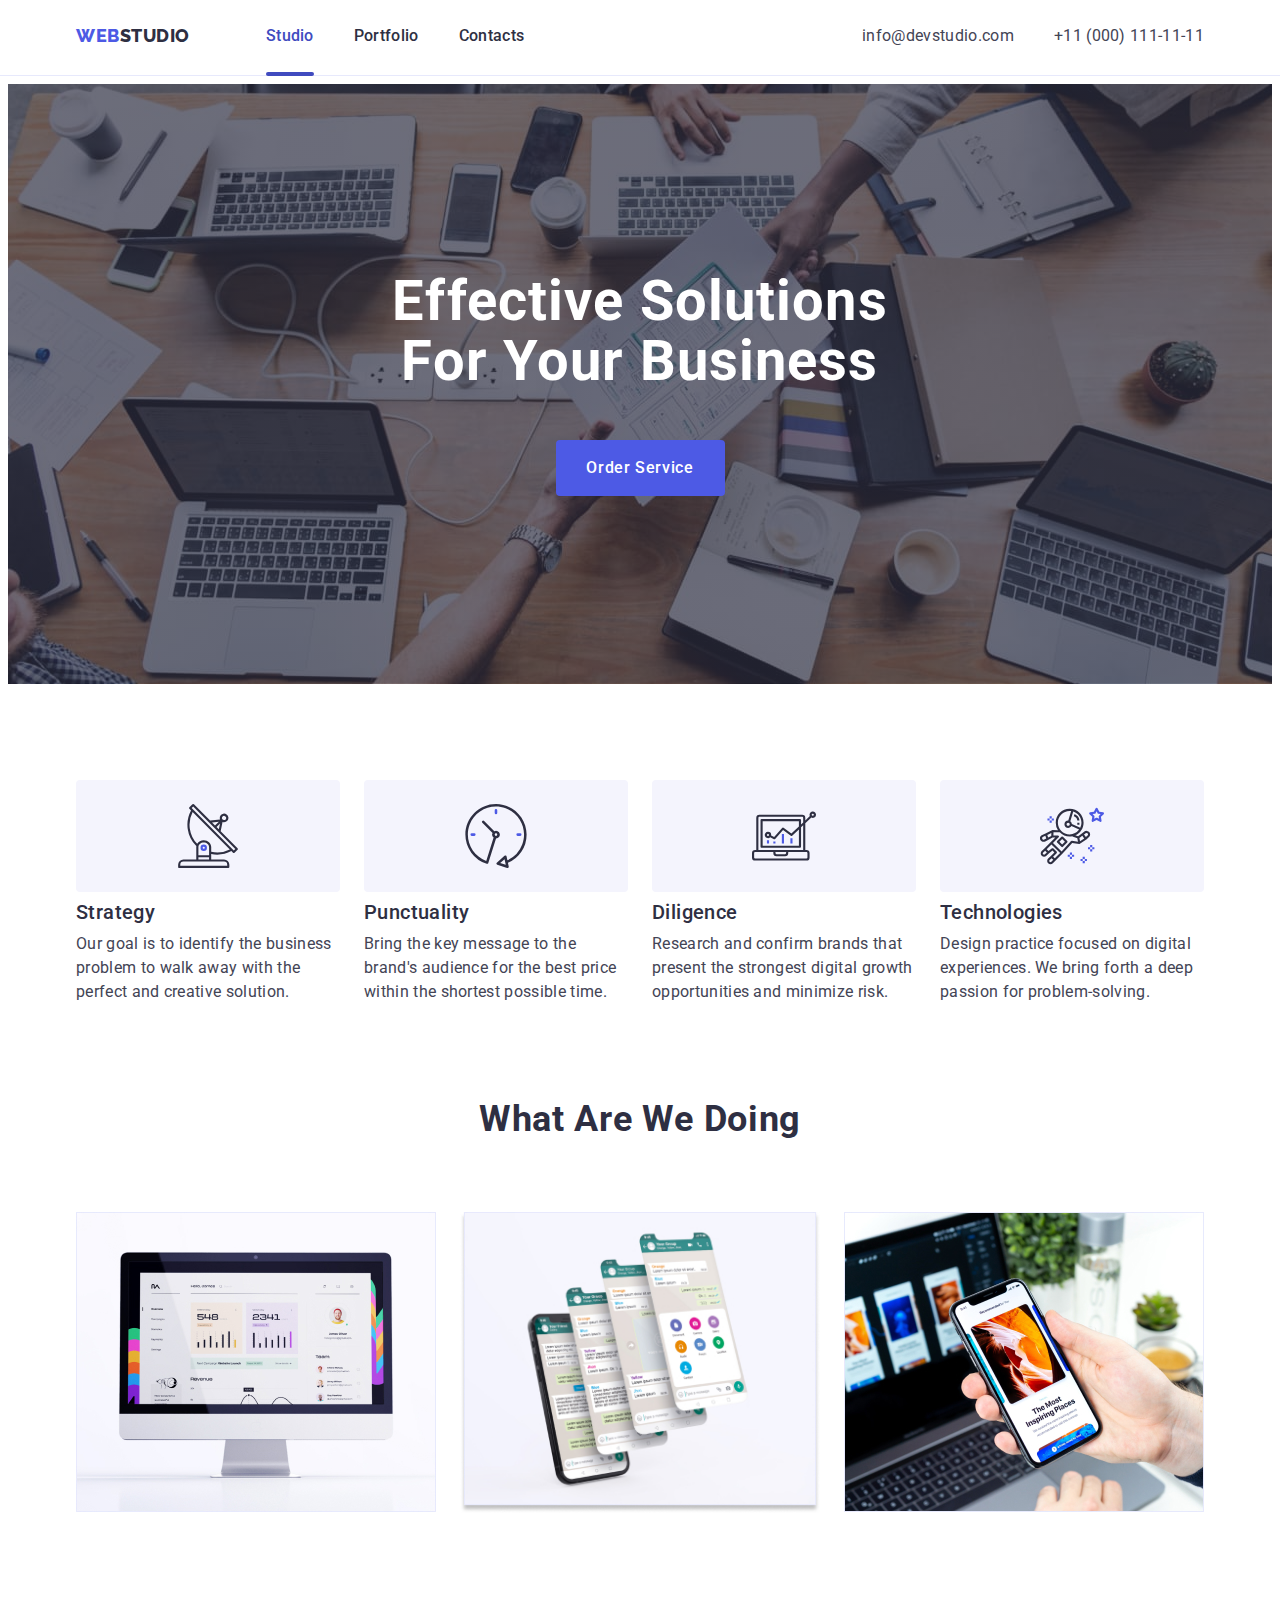
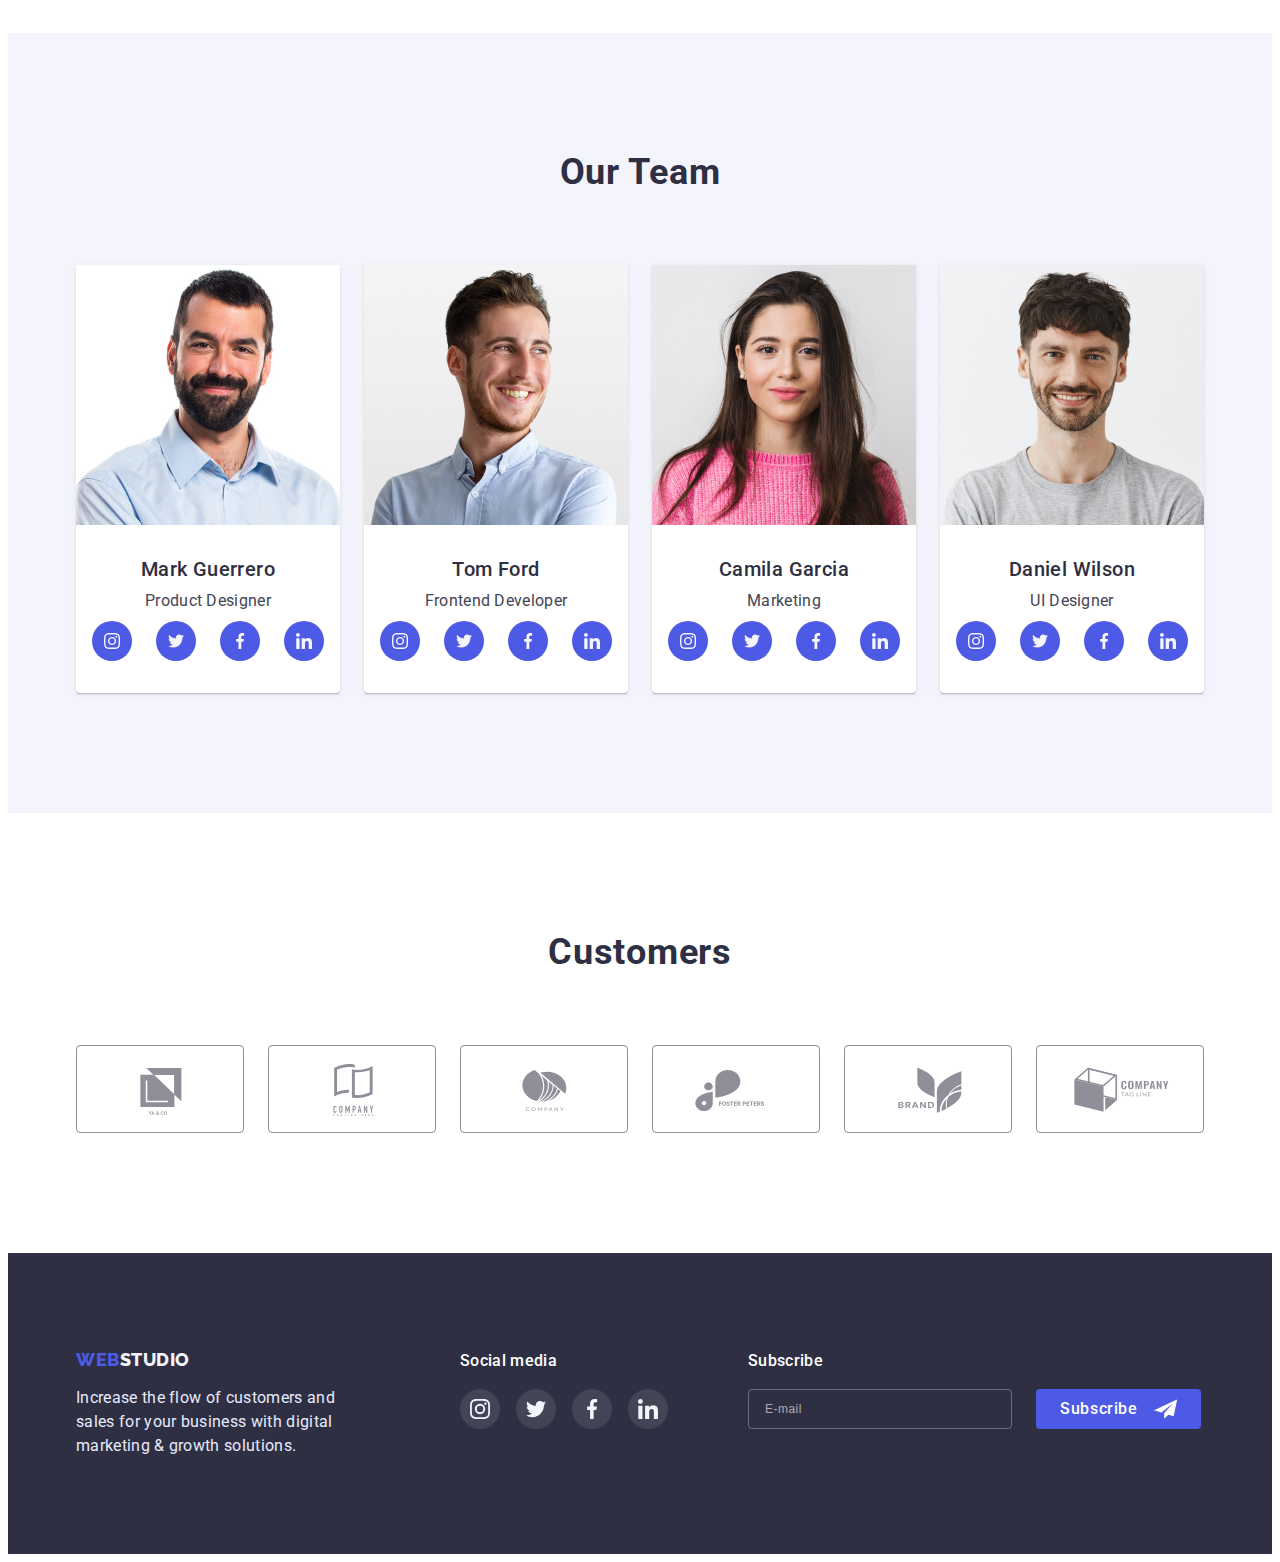
<file: index.html>
<!DOCTYPE html>
<html lang="en">
  <head>
    <meta charset="UTF-8" />
    <meta http-equiv="X-UA-Compatible" content="IE=edge" />
    <meta name="viewport" content="width=device-width, initial-scale=1.0" />
    <title>WebStudio</title>
    <link rel="preconnect" href="https://fonts.googleapis.com" />
    <link rel="preconnect" href="https://fonts.gstatic.com" crossorigin />
    <link
      href="https://fonts.googleapis.com/css2?family=Raleway:wght@800&family=Roboto:wght@400;500;700;900&display=swap"
      rel="stylesheet"
    />
    <link
      rel="stylesheet"
      href="https://cdnjs.cloudflare.com/ajax/libs/modern-normalize/1.1.0/modern-normalize.min.css"
      integrity="sha512-wpPYUAdjBVSE4KJnH1VR1HeZfpl1ub8YT/NKx4PuQ5NmX2tKuGu6U/JRp5y+Y8XG2tV+wKQpNHVUX03MfMFn9Q=="
      crossorigin="anonymous"
      referrerpolicy="no-referrer"
    />
    <link rel="stylesheet" href="./css/styles.css" />
    <link rel="stylesheet" href="./css/media.css" />
  </head>
  <body>
    <header class="header">
      <div class="container header-container">
        <nav class="header_navigation">
          <a class="header-logo link" href="./index.html"
            ><span class="header-web">Web</span>Studio</a
          >
          <ul class="header-list list">
            <li class="header-item">
              <a class="header-link current link" href="./index.html">Studio</a>
            </li>
            <li class="header-item">
              <a class="header-link link" href="./portfolio.html">Portfolio</a>
            </li>
            <li class="header-item">
              <a class="header-link link" href="">Contacts</a>
            </li>
          </ul>
        </nav>
        <address class="adress">
          <ul class="adress-list list">
            <li class="adress-item">
              <a class="adress-link link" href="mailto:info@devstudio.com"
                >info@devstudio.com</a
              >
            </li>
            <li class="adress-item">
              <a class="adress-link link" href="tel:+110001111111"
                >+11 (000) 111-11-11</a
              >
            </li>
          </ul>
        </address>
        <button type="button" class="menu-open" data-menu-open>
          <svg class="menu-open-icon" width="32" height="22">
            <use href="./images/icons.svg#icon-hamb-menu"></use>
          </svg>
        </button>
      </div>
      <div class="mob-menu" data-menu>
        <div class="container mob-container">
          <div>
            <button type="button" class="mob-close" data-menu-close>
              <svg class="mob-close-icon" width="8" height="8">
                <use href="./images/icons.svg#icon-closebutton"></use>
              </svg>
            </button>
            <ul class="mob-menu-list list">
              <li class="mob-menu-item">
                <a class="mob-menu-link link" href="./index.html">Studio</a>
              </li>
              <li class="mob-menu-item">
                <a class="mob-menu-link link" href="./portfolio.html"
                  >Portfolio</a
                >
              </li>
              <li class="mob-menu-item">
                <a class="mob-menu-link link current" href="">Contacts</a>
              </li>
            </ul>
          </div>
          <div>
            <ul class="mob-menu-adress-list list">
              <li class="mob-tel-item">
                <a class="mob-tel-link link" href="tel:+110001111111"
                  >+11 (000) 111-11-11</a
                >
              </li>
              <li class="mob-adress-item">
                <a class="mob-adress-link link" href="mailto:info@devstudio.com"
                  >info@devstudio.com</a
                >
              </li>
            </ul>
            <ul class="mob-menu-soc-list list">
              <li class="mob-menu-soc-item">
                <a href="" class="mob-menu-soc-link link">
                  <svg class="mob-menu-soc-icon" width="24" height="24">
                    <use href="./images/icons.svg#icon-instagram"></use>
                  </svg>
                </a>
              </li>
              <li class="mob-menu-soc-item">
                <a href="" class="mob-menu-soc-link link"
                  ><svg class="mob-menu-soc-icon" width="24" height="24">
                    <use href="./images/icons.svg#icon-twitter"></use></svg
                ></a>
              </li>
              <li class="mob-menu-soc-item">
                <a href="" class="mob-menu-soc-link link"
                  ><svg class="mob-menu-soc-icon" width="24" height="24">
                    <use href="./images/icons.svg#icon-facebook"></use></svg
                ></a>
              </li>
              <li class="mob-menu-soc-item">
                <a href="" class="mob-menu-soc-link link"
                  ><svg class="mob-menu-soc-icon" width="24" height="24">
                    <use href="./images/icons.svg#icon-linkedin"></use></svg
                ></a>
              </li>
            </ul>
          </div>
        </div>
      </div>
    </header>
    <main>
      <section class="hero">
        <div class="container">
          <h1 class="hero-title">Effective Solutions For Your Business</h1>
          <button class="hero-button" type="button" data-modal-open>
            Order Service
          </button>
        </div>
      </section>
      <section class="features">
        <div class="container">
          <h2 class="visually-hidden">Features</h2>
          <ul class="features-list list">
            <li class="features-item">
              <div class="thumb">
                <svg class="features-icon" width="64" height="64">
                  <use href="./images/icons.svg#icon-antenna"></use>
                </svg>
              </div>
              <h3 class="features-subtitle">Strategy</h3>
              <p class="features-text text">
                Our goal is to identify the business problem to walk away with
                the perfect and creative solution.
              </p>
            </li>
            <li class="features-item">
              <div class="thumb">
                <svg class="features-icon" width="64" height="64">
                  <use href="./images/icons.svg#icon-clock"></use>
                </svg>
              </div>
              <h3 class="features-subtitle">Punctuality</h3>
              <p class="features-text text">
                Bring the key message to the brand's audience for the best price
                within the shortest possible time.
              </p>
            </li>
            <li class="features-item">
              <div class="thumb">
                <svg class="features-icon" width="64" height="64">
                  <use href="./images/icons.svg#icon-diagram"></use>
                </svg>
              </div>
              <h3 class="features-subtitle">Diligence</h3>
              <p class="features-text text">
                Research and confirm brands that present the strongest digital
                growth opportunities and minimize risk.
              </p>
            </li>
            <li class="features-item">
              <div class="thumb">
                <svg class="features-icon" width="64" height="64">
                  <use href="./images/icons.svg#icon-astronaut"></use>
                </svg>
              </div>
              <h3 class="features-subtitle">Technologies</h3>
              <p class="features-text text">
                Design practice focused on digital experiences. We bring forth a
                deep passion for problem-solving.
              </p>
            </li>
          </ul>
        </div>
      </section>
      <section class="doing">
        <div class="container">
          <h2 class="doing-title">What are we doing</h2>
          <ul class="doing-list list">
            <li class="doing-item">
              <img
                srcset="./images/img1.jpg 1x, ./images/img1-2x.jpg 2x"
                src="./images/img1.jpg"
                alt="photo of computer"
                width="360"
              />
            </li>
            <li class="doing-item">
              <img
                srcset="./images/img2.jpg 1x, ./images/img2-2x.jpg 2x"
                src="./images/img2.jpg"
                alt="photo of screens mobile"
                width="360"
              />
            </li>
            <li class="doing-item">
              <img
                srcset="./images/img3.jpg 1x, ./images/img3-2x.jpg 2x"
                src="./images/img3.jpg"
                alt="photo of mobile"
                width="360"
              />
            </li>
          </ul>
        </div>
      </section>
      <section class="team">
        <div class="container">
          <h2 class="team-title">Our Team</h2>
          <ul class="team-list list">
            <li class="team-item">
              <img
                srcset="./images/teamcard1.jpg 1x, ./images/teamcard1-2x.jpg 2x"
                src="./images/teamcard1.jpg"
                alt="photo Product Designer"
                width="264"
              />
              <div class="team-cont">
                <h3 class="team-subtitle">Mark Guerrero</h3>
                <p class="team-text text">Product Designer</p>
                <ul class="team-soc-list list">
                  <li class="team-soc-item">
                    <a href="" class="team-soc-link link">
                      <svg class="team-soc-icon" width="16" height="16">
                        <use href="./images/icons.svg#icon-instagram"></use>
                      </svg>
                    </a>
                  </li>
                  <li class="team-soc-item">
                    <a href="" class="team-soc-link link"
                      ><svg class="team-soc-icon" width="16" height="16">
                        <use href="./images/icons.svg#icon-twitter"></use></svg
                    ></a>
                  </li>
                  <li class="team-soc-item">
                    <a href="" class="team-soc-link link"
                      ><svg class="team-soc-icon" width="16" height="16">
                        <use href="./images/icons.svg#icon-facebook"></use></svg
                    ></a>
                  </li>
                  <li class="team-soc-item">
                    <a href="" class="team-soc-link link"
                      ><svg class="team-soc-icon" width="16" height="16">
                        <use href="./images/icons.svg#icon-linkedin"></use></svg
                    ></a>
                  </li>
                </ul>
              </div>
            </li>
            <li class="team-item">
              <img
                srcset="./images/teamcard2.jpg 1x, ./images/teamcard2-2x.jpg 2x"
                src="./images/teamcard2.jpg"
                alt="photo Frontend Developer"
                width="264"
              />
              <div class="team-cont">
                <h3 class="team-subtitle">Tom Ford</h3>
                <p class="team-text text">Frontend Developer</p>
                <ul class="team-soc-list list">
                  <li class="team-soc-item">
                    <a href="" class="team-soc-link link">
                      <svg class="team-soc-icon" width="16" height="16">
                        <use href="./images/icons.svg#icon-instagram"></use>
                      </svg>
                    </a>
                  </li>
                  <li class="team-soc-item">
                    <a href="" class="team-soc-link link"
                      ><svg class="team-soc-icon" width="16" height="16">
                        <use href="./images/icons.svg#icon-twitter"></use></svg
                    ></a>
                  </li>
                  <li class="team-soc-item">
                    <a href="" class="team-soc-link link"
                      ><svg class="team-soc-icon" width="16" height="16">
                        <use href="./images/icons.svg#icon-facebook"></use></svg
                    ></a>
                  </li>
                  <li class="team-soc-item">
                    <a href="" class="team-soc-link link"
                      ><svg class="team-soc-icon" width="16" height="16">
                        <use href="./images/icons.svg#icon-linkedin"></use></svg
                    ></a>
                  </li>
                </ul>
              </div>
            </li>
            <li class="team-item">
              <img
                srcset="./images/teamcard3.jpg 1x, ./images/teamcard3-2x.jpg 2x"
                src="./images/teamcard3.jpg"
                alt="photo Marketing"
                width="264"
              />
              <div class="team-cont">
                <h3 class="team-subtitle">Camila Garcia</h3>
                <p class="team-text text">Marketing</p>
                <ul class="team-soc-list list">
                  <li class="team-soc-item">
                    <a href="" class="team-soc-link link">
                      <svg class="team-soc-icon" width="16" height="16">
                        <use href="./images/icons.svg#icon-instagram"></use>
                      </svg>
                    </a>
                  </li>
                  <li class="team-soc-item">
                    <a href="" class="team-soc-link link"
                      ><svg class="team-soc-icon" width="16" height="16">
                        <use href="./images/icons.svg#icon-twitter"></use></svg
                    ></a>
                  </li>
                  <li class="team-soc-item">
                    <a href="" class="team-soc-link link"
                      ><svg class="team-soc-icon" width="16" height="16">
                        <use href="./images/icons.svg#icon-facebook"></use></svg
                    ></a>
                  </li>
                  <li class="team-soc-item">
                    <a href="" class="team-soc-link link"
                      ><svg class="team-soc-icon" width="16" height="16">
                        <use href="./images/icons.svg#icon-linkedin"></use></svg
                    ></a>
                  </li>
                </ul>
              </div>
            </li>
            <li class="team-item">
              <img
                srcset="./images/teamcard4.jpg 1x, ./images/teamcard4-2x.jpg 2x"
                src="./images/teamcard4.jpg"
                alt="photo UI Designer"
                width="264"
              />
              <div class="team-cont">
                <h3 class="team-subtitle">Daniel Wilson</h3>
                <p class="team-text text">UI Designer</p>
                <ul class="team-soc-list list">
                  <li class="team-soc-item">
                    <a href="" class="team-soc-link link">
                      <svg class="team-soc-icon" width="16" height="16">
                        <use href="./images/icons.svg#icon-instagram"></use>
                      </svg>
                    </a>
                  </li>
                  <li class="team-soc-item">
                    <a href="" class="team-soc-link link"
                      ><svg class="team-soc-icon" width="16" height="16">
                        <use href="./images/icons.svg#icon-twitter"></use></svg
                    ></a>
                  </li>
                  <li class="team-soc-item">
                    <a href="" class="team-soc-link link"
                      ><svg class="team-soc-icon" width="16" height="16">
                        <use href="./images/icons.svg#icon-facebook"></use></svg
                    ></a>
                  </li>
                  <li class="team-soc-item">
                    <a href="" class="team-soc-link link"
                      ><svg class="team-soc-icon" width="16" height="16">
                        <use href="./images/icons.svg#icon-linkedin"></use></svg
                    ></a>
                  </li>
                </ul>
              </div>
            </li>
          </ul>
        </div>
      </section>
      <section class="customers">
        <div class="container">
          <h2 class="customers-title">Customers</h2>
          <ul class="customers-list list">
            <li class="customers-item">
              <a class="customers-link link" href=""
                ><svg class="customers-icon" width="104" height="56">
                  <use href="./images/icons.svg#icon-logofirst"></use></svg
              ></a>
            </li>
            <li class="customers-item">
              <a class="customers-link link" href=""
                ><svg class="customers-icon" width="104" height="56">
                  <use href="./images/icons.svg#icon-logosecond"></use></svg
              ></a>
            </li>
            <li class="customers-item">
              <a class="customers-link link" href=""
                ><svg class="customers-icon" width="104" height="56">
                  <use href="./images/icons.svg#icon-logothird"></use></svg
              ></a>
            </li>
            <li class="customers-item">
              <a class="customers-link link" href=""
                ><svg class="customers-icon" width="104" height="56">
                  <use href="./images/icons.svg#icon-logofourth"></use></svg
              ></a>
            </li>
            <li class="customers-item">
              <a class="customers-link link" href=""
                ><svg class="customers-icon" width="104" height="56">
                  <use href="./images/icons.svg#icon-logofifth"></use></svg
              ></a>
            </li>
            <li class="customers-item">
              <a class="customers-link link" href=""
                ><svg class="customers-icon" width="104" height="56">
                  <use href="./images/icons.svg#icon-logosixth"></use></svg
              ></a>
            </li>
          </ul>
        </div>
      </section>
    </main>
    <footer class="footer">
      <div class="container">
        <div class="footer-list">
          <div class="first-item">
            <a class="footer-logo link" href="./index.html"
              ><span class="footer-web">Web</span>Studio</a
            >
            <p class="footer-text text">
              Increase the flow of customers and sales for your business with
              digital marketing & growth solutions.
            </p>
          </div>
          <div class="second-item">
            <p class="cm-title">Social media</p>
            <ul class="cm-list list">
              <li class="cm-item">
                <a href="" class="cm-link link">
                  <svg class="cm-icon" width="20" height="20">
                    <use href="./images/icons.svg#icon-instagram"></use>
                  </svg>
                </a>
              </li>
              <li class="cm-item">
                <a href="" class="cm-link link">
                  <svg class="cm-icon" width="20" height="20">
                    <use href="./images/icons.svg#icon-twitter"></use>
                  </svg>
                </a>
              </li>
              <li class="cm-item">
                <a href="" class="cm-link link">
                  <svg class="cm-icon" width="20" height="20">
                    <use href="./images/icons.svg#icon-facebook"></use>
                  </svg>
                </a>
              </li>
              <li class="cm-item">
                <a href="" class="cm-link link">
                  <svg class="cm-icon" width="20" height="20">
                    <use href="./images/icons.svg#icon-linkedin"></use>
                  </svg>
                </a>
              </li>
            </ul>
          </div>
          <form class="third-item">
            <label for="subscribe"></label>
            <p class="subscribe-text">Subscribe</p>
            <div class="subscr-button">
              <input
                class="subscribe-mail"
                name="user-email"
                type="email"
                placeholder="E-mail"
                id="subscribe"
              />
              <div>
                <button class="fut-button" type="submit">
                  Subscribe<svg class="fut-icon" width="24" height="24">
                    <use href="./images/icons.svg#icon-plain"></use>
                  </svg>
                </button>
              </div>
            </div>
          </form>
        </div>
      </div>
    </footer>
    <div class="backdrop is-hidden" data-modal>
      <div class="modal">
        <button type="button" class="modal-close" data-modal-close>
          <svg class="modal-close-icon" width="8" height="8">
            <use href="./images/icons.svg#icon-closebutton"></use>
          </svg>
        </button>
        <p class="modal-title">Leave your contacts and we will call you back</p>
        <form class="modal-form">
          <div class="modal-field">
            <label
              ><span class="input-text">Name</span
              ><span class="input-wrap"
                ><input
                  class="modal-input"
                  name="user-name"
                  type="text"
                  placeholder=""
                  required />
                <svg class="modal-icon" width="18" height="18">
                  <use
                    href="./images/icons.svg#icon-personmod"
                  ></use></svg></span
            ></label>
          </div>
          <div class="modal-field">
            <label class="input-text" for="user-tel">Phone</label>
            <div class="input-wrap">
              <input
                class="modal-input"
                name="user-tel"
                id="user-tel"
                type="text"
                placeholder=""
                required
              />
              <svg class="modal-icon" width="18" height="18">
                <use href="./images/icons.svg#icon-phonemod"></use>
              </svg>
            </div>
          </div>
          <div class="modal-field">
            <label
              ><span class="input-text">Email</span
              ><span class="input-wrap"
                ><input
                  class="modal-input"
                  name="user-email"
                  type="email"
                  placeholder="" />
                <svg class="modal-icon" width="18" height="18">
                  <use
                    href="./images/icons.svg#icon-emailmod"
                  ></use></svg></span
            ></label>
          </div>
          <div class="modal-textarea">
            <label class="input-text" for="user-text">Comment</label>
            <textarea
              name="user-text"
              id="user-text"
              class="modal-comment"
              placeholder="Text input"
            ></textarea>
          </div>
          <div class="modal-checkbox">
            <input
              id="policy"
              type="checkbox"
              value="true"
              class="input-check visually-hidden"
              name="policy"
            />
            <label for="policy" class="check-text">
              <span>
                <svg class="check-icon" width="10" height="8">
                  <use href="./images/icons.svg#icon-click"></use>
                </svg>
              </span>
              I accept the terms and conditions of the&nbsp;
              <a class="active-text" href="#">Privacy Policy</a></label
            >
          </div>

          <button class="mod-button" type="submit">Send</button>
        </form>
      </div>
    </div>
    <script src="./js/modal.js"></script>
    <script src="./js/mobile-menu.js"></script>
  </body>
</html>
</file>
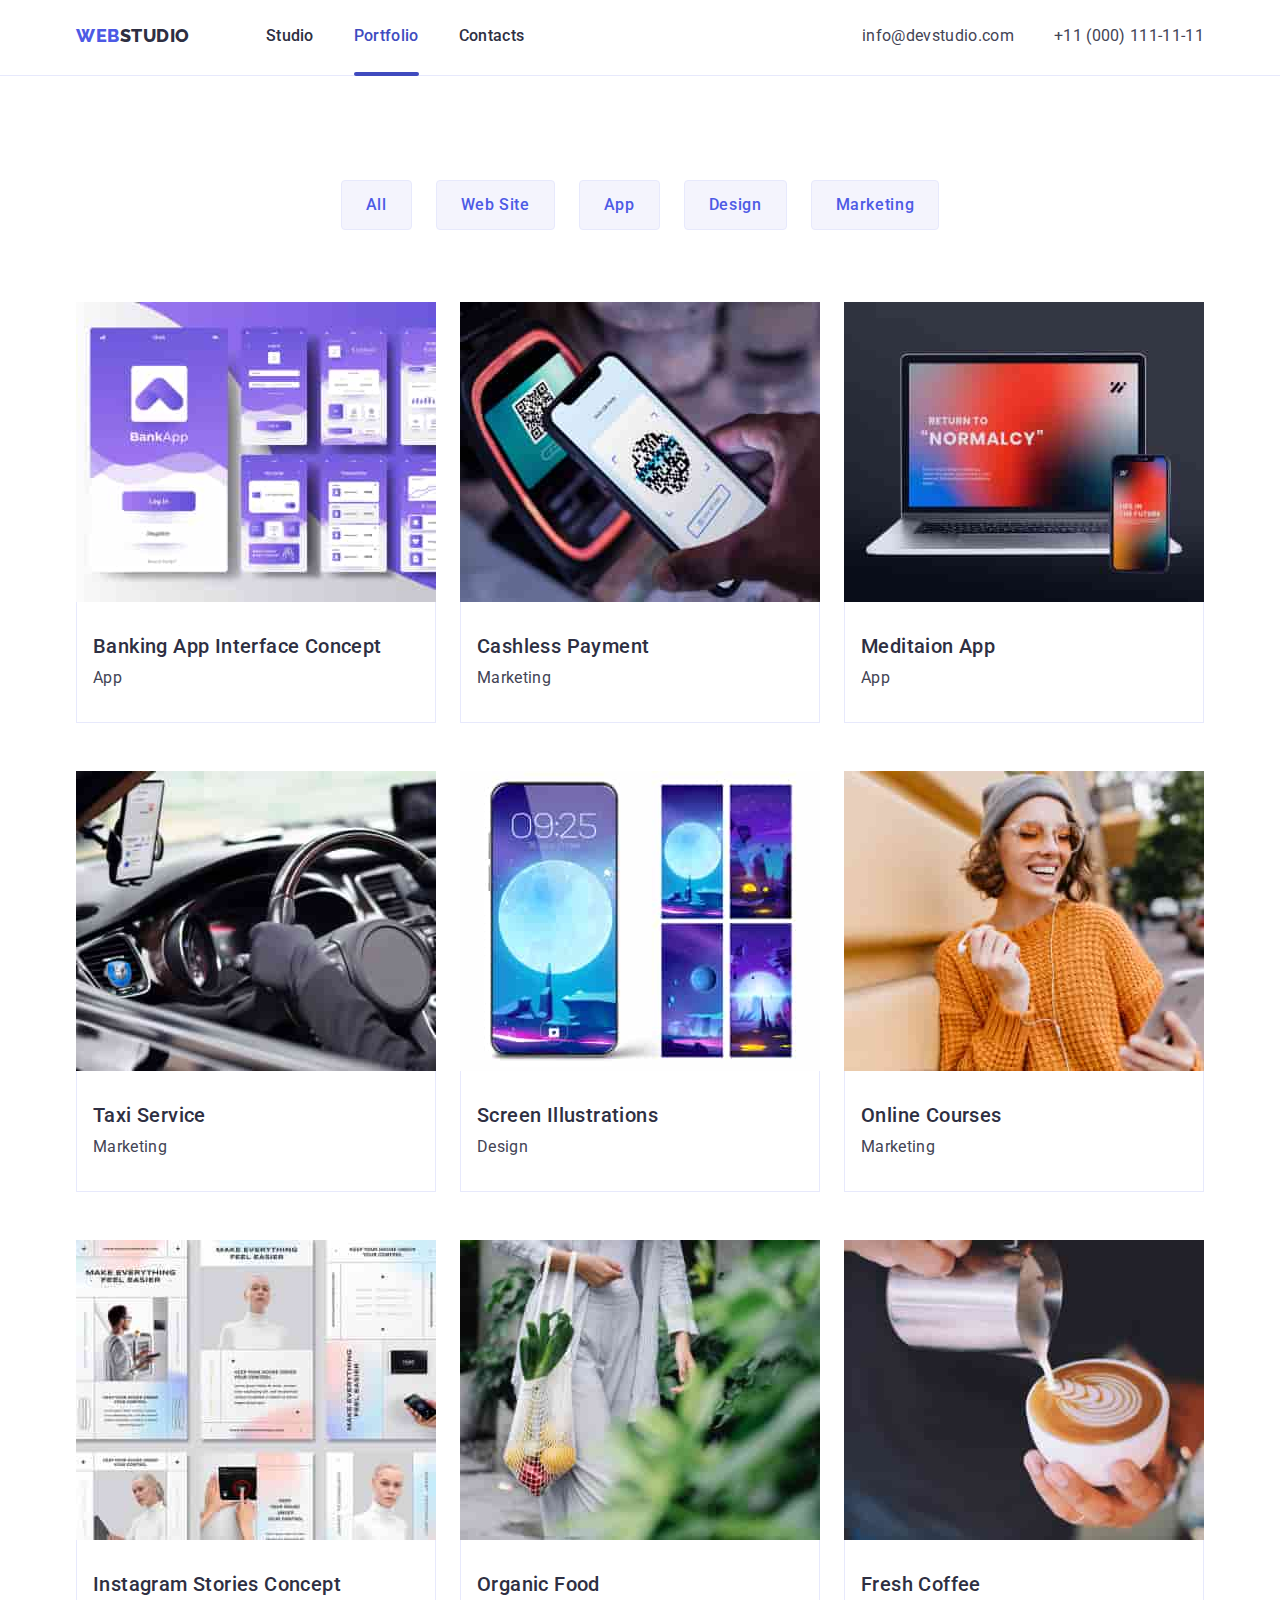
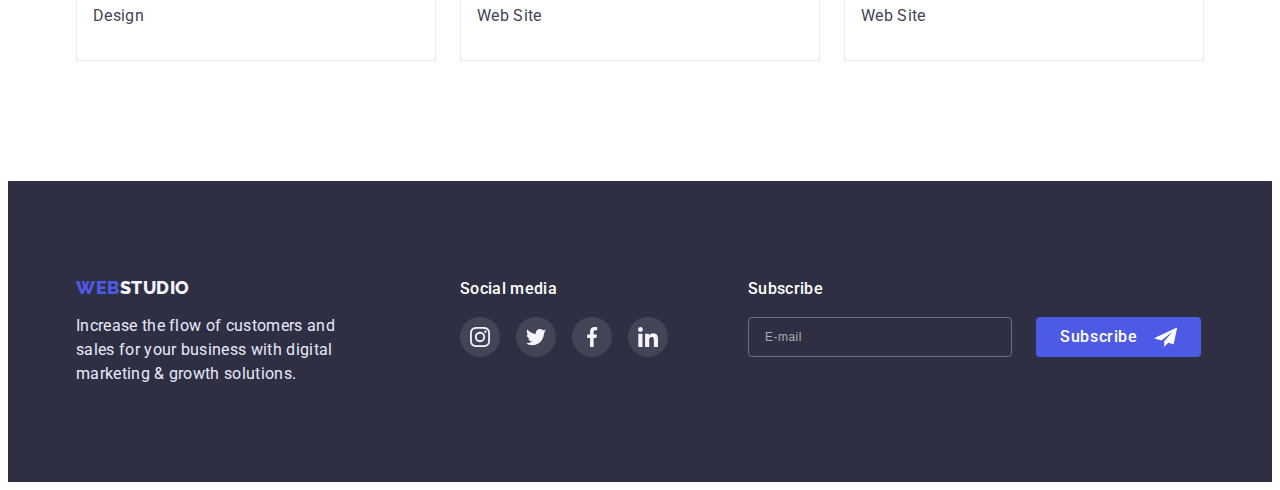
<file: portfolio.html>
<!DOCTYPE html>
<html lang="en">
  <head>
    <meta charset="UTF-8" />
    <meta http-equiv="X-UA-Compatible" content="IE=edge" />
    <meta name="viewport" content="width=device-width, initial-scale=1.0" />
    <title>WebStudio</title>
    <link rel="preconnect" href="https://fonts.googleapis.com" />
    <link rel="preconnect" href="https://fonts.gstatic.com" crossorigin />
    <link
      href="https://fonts.googleapis.com/css2?family=Raleway:wght@800&family=Roboto:wght@400;500;700;900&display=swap"
      rel="stylesheet"
    />
    <link
      rel="stylesheet"
      href="https://cdnjs.cloudflare.com/ajax/libs/modern-normalize/1.1.0/modern-normalize.min.css"
      integrity="sha512-wpPYUAdjBVSE4KJnH1VR1HeZfpl1ub8YT/NKx4PuQ5NmX2tKuGu6U/JRp5y+Y8XG2tV+wKQpNHVUX03MfMFn9Q=="
      crossorigin="anonymous"
      referrerpolicy="no-referrer"
    />
    <link rel="stylesheet" href="./css/styles.css" />
    <link rel="stylesheet" href="./css/media.css" />
  </head>
  <body>
    <header class="header">
      <div class="container header-container">
        <nav class="header_navigation">
          <a class="header-logo link" href="./index.html"
            ><span class="header-web">Web</span>Studio</a
          >
          <ul class="header-list list">
            <li class="header-item">
              <a class="header-link link" href="./index.html">Studio</a>
            </li>
            <li class="header-item">
              <a class="header-link current link" href="./portfolio.html"
                >Portfolio</a
              >
            </li>
            <li class="header-item">
              <a class="header-link link" href="">Contacts</a>
            </li>
          </ul>
        </nav>
        <address class="adress">
          <ul class="adress-list list">
            <li class="adress-item">
              <a class="adress-link link" href="mailto:info@devstudio.com"
                >info@devstudio.com</a
              >
            </li>
            <li class="adress-item">
              <a class="adress-link link" href="tel:+110001111111"
                >+11 (000) 111-11-11</a
              >
            </li>
          </ul>
        </address>
        <button type="button" class="menu-open" data-menu-open>
          <svg class="menu-open-icon" width="32" height="22">
            <use href="./images/icons.svg#icon-hamb-menu"></use>
          </svg>
        </button>
      </div>
      <div class="mob-menu" data-menu>
        <div class="container mob-container">
          <div>
            <button type="button" class="mob-close" data-menu-close>
              <svg class="mob-close-icon" width="8" height="8">
                <use href="./images/icons.svg#icon-closebutton"></use>
              </svg>
            </button>
            <ul class="mob-menu-list list">
              <li class="mob-menu-item">
                <a class="mob-menu-link link" href="./index.html">Studio</a>
              </li>
              <li class="mob-menu-item">
                <a class="mob-menu-link link" href="./portfolio.html"
                  >Portfolio</a
                >
              </li>
              <li class="mob-menu-item">
                <a class="mob-menu-link link current" href="">Contacts</a>
              </li>
            </ul>
          </div>
          <div>
            <ul class="mob-menu-adress-list list">
              <li class="mob-tel-item">
                <a class="mob-tel-link link" href="tel:+110001111111"
                  >+11 (000) 111-11-11</a
                >
              </li>
              <li class="mob-adress-item">
                <a class="mob-adress-link link" href="mailto:info@devstudio.com"
                  >info@devstudio.com</a
                >
              </li>
            </ul>
            <ul class="mob-menu-soc-list list">
              <li class="mob-menu-soc-item">
                <a href="" class="mob-menu-soc-link link">
                  <svg class="mob-menu-soc-icon" width="24" height="24">
                    <use href="./images/icons.svg#icon-instagram"></use>
                  </svg>
                </a>
              </li>
              <li class="mob-menu-soc-item">
                <a href="" class="mob-menu-soc-link link"
                  ><svg class="mob-menu-soc-icon" width="24" height="24">
                    <use href="./images/icons.svg#icon-twitter"></use></svg
                ></a>
              </li>
              <li class="mob-menu-soc-item">
                <a href="" class="mob-menu-soc-link link"
                  ><svg class="mob-menu-soc-icon" width="24" height="24">
                    <use href="./images/icons.svg#icon-facebook"></use></svg
                ></a>
              </li>
              <li class="mob-menu-soc-item">
                <a href="" class="mob-menu-soc-link link"
                  ><svg class="mob-menu-soc-icon" width="24" height="24">
                    <use href="./images/icons.svg#icon-linkedin"></use></svg
                ></a>
              </li>
            </ul>
          </div>
        </div>
      </div>
    </header>
    <main>
      <section class="portfolio">
        <div class="container">
          <h1 class="works visually-hidden">Our works</h1>
          <ul class="works-list list">
            <li class="works-item">
              <button class="works-button" type="button">All</button>
            </li>
            <li class="works-item">
              <button class="works-button" type="button">Web Site</button>
            </li>
            <li class="works-item">
              <button class="works-button" type="button">App</button>
            </li>
            <li class="works-item">
              <button class="works-button" type="button">Design</button>
            </li>
            <li class="works-item">
              <button class="works-button" type="button">Marketing</button>
            </li>
          </ul>
          <ul class="offers-list list">
            <li class="offers-item">
              <a class="offers-link link" href=""
                ><div class="offers-ol">
                  <img
                    src="./images/bankingapp.jpg"
                    alt="Banking app"
                    width="360"
                  />
                  <p class="owerlay-text">
                    14 Stylish and User-Friendly App Design Concepts · Task
                    Manager App · Calorie Tracker App · Exotic Fruit Ecommerce
                    App · Cloud Storage App
                  </p>
                </div>
                <div class="offers-choice">
                  <h2 class="offers-title">Banking App Interface Concept</h2>
                  <p class="offers-text">App</p>
                </div></a
              >
            </li>

            <li class="offers-item">
              <a class="offers-link link" href=""
                ><div class="offers-ol">
                  <img
                    src="./images/cashlesspayment.jpg"
                    alt="Mobile telephone"
                    width="360"
                  />
                  <p class="owerlay-text">
                    14 Stylish and User-Friendly App Design Concepts · Task
                    Manager App · Calorie Tracker App · Exotic Fruit Ecommerce
                    App · Cloud Storage App
                  </p>
                </div>
                <div class="offers-choice">
                  <h2 class="offers-title">Cashless Payment</h2>
                  <p class="offers-text">Marketing</p>
                </div></a
              >
            </li>

            <li class="offers-item">
              <a class="offers-link link" href=""
                ><div class="offers-ol">
                  <img
                    src="./images/meditaioonapp.jpg"
                    alt="Computer and mobile"
                    width="360"
                  />
                  <p class="owerlay-text">
                    14 Stylish and User-Friendly App Design Concepts · Task
                    Manager App · Calorie Tracker App · Exotic Fruit Ecommerce
                    App · Cloud Storage App
                  </p>
                </div>
                <div class="offers-choice">
                  <h2 class="offers-title">Meditaion App</h2>
                  <p class="offers-text">App</p>
                </div></a
              >
            </li>

            <li class="offers-item">
              <a class="offers-link link" href=""
                ><div class="offers-ol">
                  <img
                    src="./images/taxiservice.jpg"
                    alt="Venicle interior"
                    width="360"
                  />
                  <p class="owerlay-text">
                    14 Stylish and User-Friendly App Design Concepts · Task
                    Manager App · Calorie Tracker App · Exotic Fruit Ecommerce
                    App · Cloud Storage App
                  </p>
                </div>
                <div class="offers-choice">
                  <h2 class="offers-title">Taxi Service</h2>
                  <p class="offers-text">Marketing</p>
                </div></a
              >
            </li>

            <li class="offers-item">
              <a class="offers-link link" href=""
                ><div class="offers-ol">
                  <img
                    src="./images/screenillustr.jpg"
                    alt="Screenshots"
                    width="360"
                  />
                  <p class="owerlay-text">
                    14 Stylish and User-Friendly App Design Concepts · Task
                    Manager App · Calorie Tracker App · Exotic Fruit Ecommerce
                    App · Cloud Storage App
                  </p>
                </div>
                <div class="offers-choice">
                  <h2 class="offers-title">Screen Illustrations</h2>
                  <p class="offers-text">Design</p>
                </div></a
              >
            </li>

            <li class="offers-item">
              <a class="offers-link link" href=""
                ><div class="offers-ol">
                  <img
                    src="./images/onlinecourses.jpg"
                    alt="Girl with mobile"
                    width="360"
                  />
                  <p class="owerlay-text">
                    14 Stylish and User-Friendly App Design Concepts · Task
                    Manager App · Calorie Tracker App · Exotic Fruit Ecommerce
                    App · Cloud Storage App
                  </p>
                </div>
                <div class="offers-choice">
                  <h2 class="offers-title">Online Courses</h2>
                  <p class="offers-text">Marketing</p>
                </div></a
              >
            </li>

            <li class="offers-item">
              <a class="offers-link link" href=""
                ><div class="offers-ol">
                  <img
                    src="./images/instagramstories.jpg"
                    alt="Image from instagram"
                    width="360"
                  />
                  <p class="owerlay-text">
                    14 Stylish and User-Friendly App Design Concepts · Task
                    Manager App · Calorie Tracker App · Exotic Fruit Ecommerce
                    App · Cloud Storage App
                  </p>
                </div>
                <div class="offers-choice">
                  <h2 class="offers-title">Instagram Stories Concept</h2>
                  <p class="offers-text">Design</p>
                </div></a
              >
            </li>

            <li class="offers-item">
              <a class="offers-link link" href=""
                ><div class="offers-ol">
                  <img
                    src="./images/organicfood.jpg"
                    alt="Bag with food"
                    width="360"
                  />
                  <p class="owerlay-text">
                    14 Stylish and User-Friendly App Design Concepts · Task
                    Manager App · Calorie Tracker App · Exotic Fruit Ecommerce
                    App · Cloud Storage App
                  </p>
                </div>
                <div class="offers-choice">
                  <h2 class="offers-title">Organic Food</h2>
                  <p class="offers-text">Web Site</p>
                </div></a
              >
            </li>

            <li class="offers-item">
              <a class="offers-link link" href=""
                ><div class="offers-ol">
                  <img
                    src="./images/freshcofee.jpg"
                    alt="Cup of coffe"
                    width="360"
                  />
                  <p class="owerlay-text">
                    14 Stylish and User-Friendly App Design Concepts · Task
                    Manager App · Calorie Tracker App · Exotic Fruit Ecommerce
                    App · Cloud Storage App
                  </p>
                </div>
                <div class="offers-choice">
                  <h2 class="offers-title">Fresh Coffee</h2>
                  <p class="offers-text">Web Site</p>
                </div></a
              >
            </li>
          </ul>
        </div>
      </section>
    </main>
    <footer class="footer">
      <div class="container">
        <div class="footer-list">
          <div class="first-item">
            <a class="footer-logo link" href="./index.html"
              ><span class="footer-web">Web</span>Studio</a
            >
            <p class="footer-text text">
              Increase the flow of customers and sales for your business with
              digital marketing & growth solutions.
            </p>
          </div>
          <div class="second-item">
            <p class="cm-title">Social media</p>
            <ul class="cm-list list">
              <li class="cm-item">
                <a href="" class="cm-link link">
                  <svg class="cm-icon" width="20" height="20">
                    <use href="./images/icons.svg#icon-instagram"></use>
                  </svg>
                </a>
              </li>
              <li class="cm-item">
                <a href="" class="cm-link link">
                  <svg class="cm-icon" width="20" height="20">
                    <use href="./images/icons.svg#icon-twitter"></use>
                  </svg>
                </a>
              </li>
              <li class="cm-item">
                <a href="" class="cm-link link">
                  <svg class="cm-icon" width="20" height="20">
                    <use href="./images/icons.svg#icon-facebook"></use>
                  </svg>
                </a>
              </li>
              <li class="cm-item">
                <a href="" class="cm-link link">
                  <svg class="cm-icon" width="20" height="20">
                    <use href="./images/icons.svg#icon-linkedin"></use>
                  </svg>
                </a>
              </li>
            </ul>
          </div>
          <form class="third-item">
            <label for="subscribe"></label>
            <p class="subscribe-text">Subscribe</p>
            <div class="subscr-button">
              <input
                class="subscribe-mail"
                name="user-email"
                type="email"
                placeholder="E-mail"
                id="subscribe"
              />
              <div>
                <button class="fut-button" type="submit">
                  Subscribe<svg class="fut-icon" width="24" height="24">
                    <use href="./images/icons.svg#icon-plain"></use>
                  </svg>
                </button>
              </div>
            </div>
          </form>
        </div>
      </div>
    </footer>
    <script src="./js/mobile-menu.js"></script>
  </body>
</html>
</file>
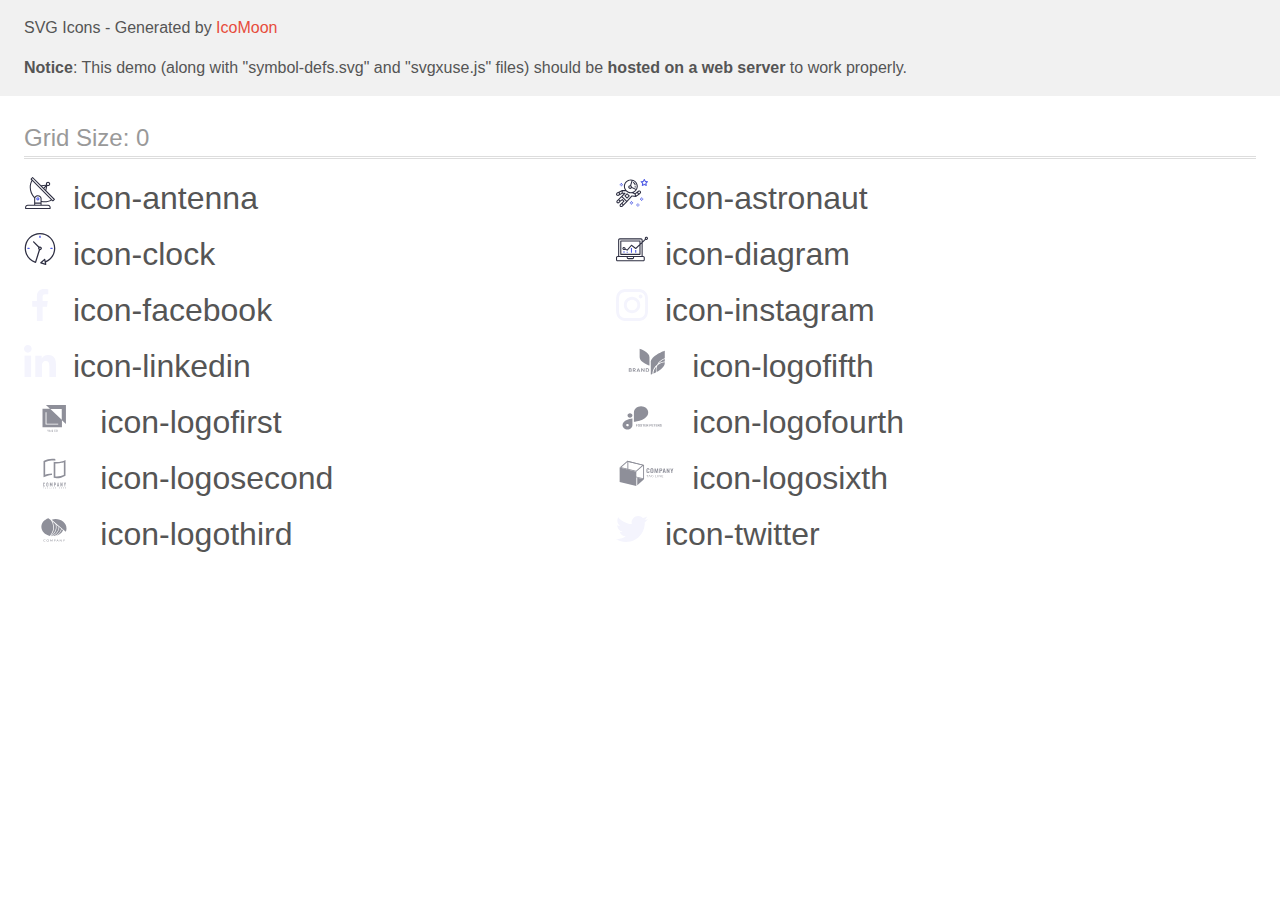
<file: images/icomoon/demo-external-svg.html>
<!doctype html>
<html>
<head>
    <title>IcoMoon - SVG Icons</title>
    <meta charset="utf-8">
    <meta name="viewport" content="width=device-width, initial-scale=1">
    <link rel="stylesheet" href="demo-files/demo.css">
    <link rel="stylesheet" href="style.css">
</head>
<body>
<header class="bgc1 clearfix">
<div class="mhl">
    <p>SVG Icons - Generated by <a href="https://icomoon.io/app">IcoMoon</a></p><p><strong>Notice</strong>: This demo (along with "symbol-defs.svg" and "svgxuse.js" files) should be <b>hosted on a web server</b> to work properly.</p>
</div>
</header>
    <div class="clearfix mhl ptl">
        <h1 class="mvm mtn fgc1">Grid Size: 0</h1>
        <div class="glyph fs1">
            <div class="clearfix pbs">
                <svg class="icon icon-antenna"><use xlink:href="symbol-defs.svg#icon-antenna"></use></svg><span class="name"> icon-antenna</span>
            </div>
        </div>
        <div class="glyph fs1">
            <div class="clearfix pbs">
                <svg class="icon icon-astronaut"><use xlink:href="symbol-defs.svg#icon-astronaut"></use></svg><span class="name"> icon-astronaut</span>
            </div>
        </div>
        <div class="glyph fs1">
            <div class="clearfix pbs">
                <svg class="icon icon-clock"><use xlink:href="symbol-defs.svg#icon-clock"></use></svg><span class="name"> icon-clock</span>
            </div>
        </div>
        <div class="glyph fs1">
            <div class="clearfix pbs">
                <svg class="icon icon-diagram"><use xlink:href="symbol-defs.svg#icon-diagram"></use></svg><span class="name"> icon-diagram</span>
            </div>
        </div>
        <div class="glyph fs1">
            <div class="clearfix pbs">
                <svg class="icon icon-facebook"><use xlink:href="symbol-defs.svg#icon-facebook"></use></svg><span class="name"> icon-facebook</span>
            </div>
        </div>
        <div class="glyph fs1">
            <div class="clearfix pbs">
                <svg class="icon icon-instagram"><use xlink:href="symbol-defs.svg#icon-instagram"></use></svg><span class="name"> icon-instagram</span>
            </div>
        </div>
        <div class="glyph fs1">
            <div class="clearfix pbs">
                <svg class="icon icon-linkedin"><use xlink:href="symbol-defs.svg#icon-linkedin"></use></svg><span class="name"> icon-linkedin</span>
            </div>
        </div>
        <div class="glyph fs1">
            <div class="clearfix pbs">
                <svg class="icon icon-logofifth"><use xlink:href="symbol-defs.svg#icon-logofifth"></use></svg><span class="name"> icon-logofifth</span>
            </div>
        </div>
        <div class="glyph fs1">
            <div class="clearfix pbs">
                <svg class="icon icon-logofirst"><use xlink:href="symbol-defs.svg#icon-logofirst"></use></svg><span class="name"> icon-logofirst</span>
            </div>
        </div>
        <div class="glyph fs1">
            <div class="clearfix pbs">
                <svg class="icon icon-logofourth"><use xlink:href="symbol-defs.svg#icon-logofourth"></use></svg><span class="name"> icon-logofourth</span>
            </div>
        </div>
        <div class="glyph fs1">
            <div class="clearfix pbs">
                <svg class="icon icon-logosecond"><use xlink:href="symbol-defs.svg#icon-logosecond"></use></svg><span class="name"> icon-logosecond</span>
            </div>
        </div>
        <div class="glyph fs1">
            <div class="clearfix pbs">
                <svg class="icon icon-logosixth"><use xlink:href="symbol-defs.svg#icon-logosixth"></use></svg><span class="name"> icon-logosixth</span>
            </div>
        </div>
        <div class="glyph fs1">
            <div class="clearfix pbs">
                <svg class="icon icon-logothird"><use xlink:href="symbol-defs.svg#icon-logothird"></use></svg><span class="name"> icon-logothird</span>
            </div>
        </div>
        <div class="glyph fs1">
            <div class="clearfix pbs">
                <svg class="icon icon-twitter"><use xlink:href="symbol-defs.svg#icon-twitter"></use></svg><span class="name"> icon-twitter</span>
            </div>
        </div>
  </div>
<script defer src="svgxuse.js"></script>
</body>
</html>
</file>
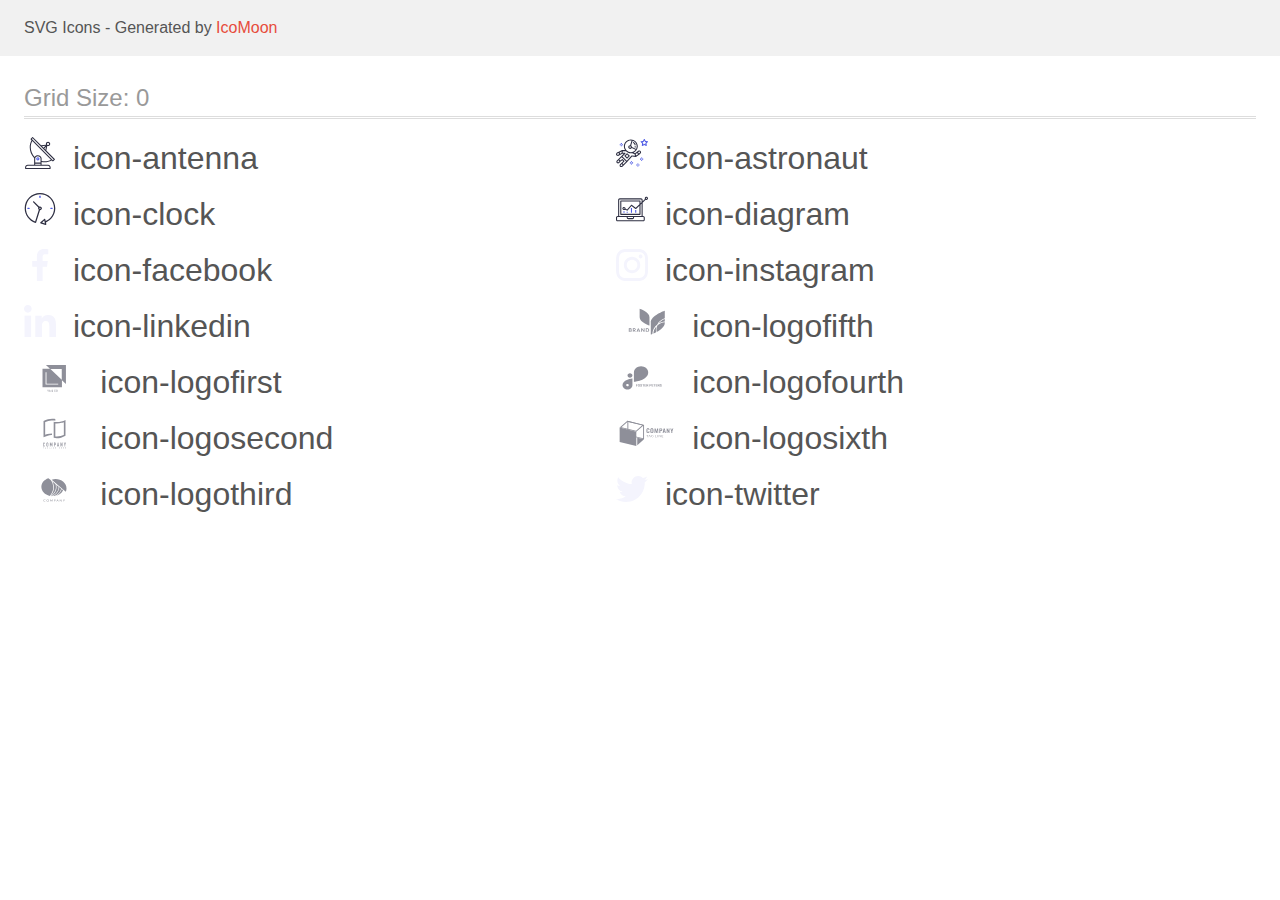
<file: images/icomoon/demo.html>
<!doctype html>
<html>
<head>
    <title>IcoMoon - SVG Icons</title>
    <meta charset="utf-8">
    <meta name="viewport" content="width=device-width, initial-scale=1">
    <link rel="stylesheet" href="demo-files/demo.css">
    <link rel="stylesheet" href="style.css">
</head>
<body>
<svg aria-hidden="true" style="position: absolute; width: 0; height: 0; overflow: hidden;" version="1.1" xmlns="http://www.w3.org/2000/svg" xmlns:xlink="http://www.w3.org/1999/xlink">
<defs>
<symbol id="icon-antenna" viewBox="0 0 32 32">
<path fill="#2e2f42" style="fill: var(--color1, #2e2f42)" d="M30.773 22.098l-8.443-8.505 0.937-4.615c0.242 0.094 0.499 0.144 0.758 0.146h0.006c1.192 0.014 2.17-0.941 2.184-2.133s-0.941-2.17-2.133-2.184c-1.192-0.014-2.17 0.941-2.184 2.133-0.003 0.255 0.039 0.509 0.125 0.749l-4.96 0.605-8.091-8.133c-0.099-0.101-0.235-0.159-0.377-0.16-0.14 0.001-0.274 0.056-0.373 0.155l-1.513 1.504c-0.208 0.208-0.208 0.546 0 0.754l0.814 0.826c-3.153 5.798-2.129 12.978 2.519 17.663 0.043 0.041 0.092 0.074 0.146 0.098-0.034 0.18-0.051 0.364-0.052 0.547v6.187h-6.4c-1.472 0.002-2.665 1.195-2.667 2.667v1.067c0 0.295 0.239 0.533 0.533 0.533h24.533c0.295 0 0.533-0.239 0.533-0.533v-1.067c-0.002-1.472-1.195-2.665-2.667-2.667h-6.4v-2.742c1.003 0.21 2.024 0.317 3.049 0.32 2.458-0.003 4.877-0.615 7.040-1.783l0.818 0.823c0.099 0.101 0.235 0.159 0.377 0.16 0.14-0.001 0.274-0.056 0.373-0.155l1.513-1.504c0.208-0.208 0.208-0.546 0-0.754zM23.28 6.233c0.418-0.415 1.093-0.414 1.509 0.004s0.414 1.093-0.004 1.508c-0.2 0.199-0.47 0.31-0.752 0.31h-0.003c-0.589-0.003-1.064-0.483-1.061-1.072 0.002-0.282 0.115-0.552 0.314-0.751h-0.002zM22.024 9.738l-0.598 2.946-1.175-1.182 1.774-1.763zM21.419 8.836l-1.92 1.909-1.485-1.493 3.405-0.415zM24.004 28.8c0.884 0 1.6 0.716 1.6 1.6v0.533h-23.467v-0.533c0-0.884 0.716-1.6 1.6-1.6h20.267zM16.537 26.667v1.067h-5.333v-1.067h5.333zM11.204 25.6v-4.053c0-1.294 1.196-2.347 2.667-2.347s2.667 1.053 2.667 2.347v4.053h-5.333zM17.604 23.904v-2.357c0-1.882-1.675-3.413-3.733-3.413-1.331-0.020-2.576 0.657-3.281 1.786-4.058-4.274-4.971-10.645-2.279-15.887l18.602 18.708c-2.872 1.461-6.165 1.873-9.309 1.163zM28.893 23.22l-21.057-21.181 0.755-0.752 7.935 7.98c0.004 0 0.006 0.007 0.010 0.010l13.115 13.191-0.757 0.752z"></path>
<path fill="#4d5ae5" style="fill: var(--color2, #4d5ae5)" d="M13.876 20.267h-0.005c-0.884-0.001-1.601 0.714-1.602 1.598s0.714 1.601 1.598 1.602h0.005c0.884 0.001 1.601-0.714 1.602-1.598s-0.714-1.601-1.598-1.602zM14.249 22.245c-0.1 0.1-0.236 0.156-0.378 0.155-0.295-0.002-0.532-0.242-0.531-0.536 0.001-0.141 0.057-0.276 0.157-0.375s0.233-0.154 0.373-0.155c0.295 0.002 0.532 0.242 0.531 0.536-0.001 0.141-0.057 0.276-0.157 0.375h0.005z"></path>
</symbol>
<symbol id="icon-astronaut" viewBox="0 0 32 32">
<path fill="#4d5ae5" style="fill: var(--color2, #4d5ae5)" d="M31.974 4.524c-0.063-0.193-0.229-0.333-0.43-0.363l-1.91-0.278-0.855-1.731c-0.179-0.365-0.777-0.365-0.956 0l-0.855 1.731-1.91 0.278c-0.201 0.029-0.367 0.17-0.431 0.363-0.062 0.193-0.011 0.405 0.135 0.547l1.383 1.348-0.326 1.903c-0.034 0.2 0.048 0.402 0.212 0.522 0.166 0.121 0.382 0.135 0.562 0.040l1.709-0.899 1.709 0.899c0.078 0.041 0.164 0.061 0.249 0.061 0.11 0 0.221-0.034 0.314-0.102 0.164-0.119 0.246-0.322 0.212-0.522l-0.326-1.903 1.383-1.348c0.145-0.142 0.197-0.354 0.135-0.547zM29.511 5.851c-0.125 0.122-0.183 0.299-0.153 0.472l0.191 1.114-1-0.526c-0.078-0.041-0.163-0.061-0.249-0.061s-0.17 0.020-0.249 0.061l-1.001 0.526 0.191-1.114c0.030-0.173-0.028-0.349-0.153-0.472l-0.81-0.789 1.119-0.163c0.174-0.025 0.324-0.134 0.402-0.292l0.5-1.013 0.5 1.013c0.078 0.157 0.228 0.267 0.402 0.292l1.119 0.163-0.809 0.789z"></path>
<path fill="#4d5ae5" style="fill: var(--color2, #4d5ae5)" d="M26.134 20.522h-1.067v1.067h1.067v-1.067z"></path>
<path fill="#4d5ae5" style="fill: var(--color2, #4d5ae5)" d="M26.134 22.656h-1.067v1.067h1.067v-1.067z"></path>
<path fill="#4d5ae5" style="fill: var(--color2, #4d5ae5)" d="M27.2 21.589h-1.067v1.067h1.067v-1.067z"></path>
<path fill="#4d5ae5" style="fill: var(--color2, #4d5ae5)" d="M25.067 21.589h-1.067v1.067h1.067v-1.067z"></path>
<path fill="#4d5ae5" style="fill: var(--color2, #4d5ae5)" d="M22.4 26.389h-1.067v1.067h1.067v-1.067z"></path>
<path fill="#4d5ae5" style="fill: var(--color2, #4d5ae5)" d="M22.4 28.522h-1.067v1.067h1.067v-1.067z"></path>
<path fill="#4d5ae5" style="fill: var(--color2, #4d5ae5)" d="M23.467 27.456h-1.067v1.067h1.067v-1.067z"></path>
<path fill="#4d5ae5" style="fill: var(--color2, #4d5ae5)" d="M21.333 27.456h-1.067v1.067h1.067v-1.067z"></path>
<path fill="#4d5ae5" style="fill: var(--color2, #4d5ae5)" d="M16 24.256h-1.067v1.067h1.067v-1.067z"></path>
<path fill="#4d5ae5" style="fill: var(--color2, #4d5ae5)" d="M16 26.389h-1.067v1.067h1.067v-1.067z"></path>
<path fill="#4d5ae5" style="fill: var(--color2, #4d5ae5)" d="M17.067 25.322h-1.067v1.067h1.067v-1.067z"></path>
<path fill="#4d5ae5" style="fill: var(--color2, #4d5ae5)" d="M14.933 25.322h-1.067v1.067h1.067v-1.067z"></path>
<path fill="#4d5ae5" style="fill: var(--color2, #4d5ae5)" d="M5.867 6.122h-1.067v1.067h1.067v-1.067z"></path>
<path fill="#4d5ae5" style="fill: var(--color2, #4d5ae5)" d="M5.867 8.255h-1.067v1.067h1.067v-1.067z"></path>
<path fill="#4d5ae5" style="fill: var(--color2, #4d5ae5)" d="M6.933 7.189h-1.067v1.067h1.067v-1.067z"></path>
<path fill="#4d5ae5" style="fill: var(--color2, #4d5ae5)" d="M4.8 7.189h-1.067v1.067h1.067v-1.067z"></path>
<path fill="#2e2f42" style="fill: var(--color1, #2e2f42)" d="M24.715 14.159c-0.287-0.388-0.709-0.637-1.188-0.705-0.481-0.068-0.956 0.058-1.34 0.352l-1.252 0.96-1.898 1.417-1.358-0.541c2.421-1.086 4.114-3.508 4.114-6.32 0-3.823-3.123-6.933-6.961-6.933s-6.961 3.11-6.961 6.933c0 1.386 0.414 2.674 1.12 3.758l-2.764-0.024c-0.002 0-0.003 0-0.005 0-0.009 0-0.015 0.004-0.023 0.005-0.053 0.002-0.105 0.013-0.155 0.031-0.013 0.005-0.026 0.008-0.038 0.013-0.006 0.003-0.013 0.003-0.019 0.006l-3.233 1.596c-0.001 0-0.001 0-0.001 0.001l-1.893 0.911c-0.021 0.009-0.042 0.021-0.063 0.035-0.755 0.502-1.012 1.489-0.598 2.295 0.22 0.429 0.595 0.745 1.056 0.889 0.178 0.055 0.359 0.083 0.539 0.083 0.29 0 0.577-0.071 0.839-0.211l1.388-0.738 2.264-1.169 1.357-0.008-5.442 5.416c-0.001 0.001-0.001 0.001-0.002 0.001l-1.339 1.333c-0.316 0.315-0.49 0.732-0.49 1.178s0.174 0.863 0.49 1.179c0.325 0.323 0.752 0.485 1.179 0.485s0.854-0.162 1.18-0.485l1.314-1.309 1.741-1.3 0.901 0.897-1.762 1.754c-0 0.001-0.001 0.001-0.002 0.001l-1.339 1.333c-0.316 0.315-0.49 0.732-0.49 1.178s0.174 0.863 0.49 1.179c0.325 0.323 0.753 0.485 1.18 0.485s0.855-0.162 1.18-0.485l3.482-3.467c0.001-0.001 0.001-0.001 0.001-0.002l1.010-1-0.004-0.004c0.006-0.006 0.015-0.009 0.022-0.015l5.166-5.658 3.471 0.494c0.025 0.004 0.050 0.005 0.075 0.005 0.065 0 0.127-0.015 0.187-0.038 0.018-0.006 0.033-0.015 0.050-0.023 0.019-0.010 0.039-0.015 0.058-0.027l3.213-2.133c0.012-0.008 0.018-0.021 0.029-0.029 0.013-0.010 0.029-0.014 0.041-0.026l1.271-1.191c0.662-0.62 0.753-1.635 0.212-2.362zM2.13 17.77c-0.173 0.093-0.37 0.111-0.558 0.052-0.187-0.058-0.338-0.186-0.427-0.358-0.161-0.314-0.068-0.695 0.214-0.902l1.314-0.632 0.449 1.313-0.992 0.527zM5.628 15.942l-1.548 0.8-0.439-1.283 2.027-1.001-0.040 1.484zM20.727 9.322c0 0.918-0.219 1.785-0.599 2.559l-4.181-1.899c-0.044-0.573-0.341-1.075-0.788-1.388l1.464-4.86c2.378 0.756 4.105 2.974 4.105 5.588zM8.938 9.322c0-3.235 2.644-5.867 5.894-5.867 0.253 0 0.5 0.021 0.745 0.052l-1.432 4.754c-0.019-0.001-0.037-0.006-0.057-0.006-1.033 0-1.873 0.837-1.873 1.867s0.84 1.867 1.873 1.867c0.694 0 1.294-0.383 1.618-0.945l3.862 1.755c-1.075 1.446-2.795 2.39-4.737 2.39-3.25 0-5.894-2.632-5.894-5.867zM14.894 10.122c0 0.441-0.362 0.8-0.806 0.8s-0.806-0.359-0.806-0.8c0-0.441 0.362-0.8 0.806-0.8s0.806 0.359 0.806 0.8zM2.465 25.146c-0.236 0.234-0.619 0.234-0.854 0.001-0.114-0.114-0.176-0.263-0.176-0.423s0.062-0.309 0.176-0.421l0.962-0.958 0.851 0.848-0.959 0.955zM5.679 28.88c-0.236 0.234-0.619 0.235-0.855 0.001-0.114-0.114-0.176-0.263-0.176-0.423s0.062-0.309 0.176-0.421l0.963-0.959 0.852 0.848-0.96 0.955zM9.16 25.411c-0.001 0-0.001 0-0.002 0.001l-1.765 1.76-0.852-0.848 1.763-1.755c0 0 0 0 0-0s0.001-0.001 0.002-0.001c0.040-0.040 0.065-0.088 0.090-0.135 0.007-0.014 0.020-0.026 0.026-0.040 0.017-0.041 0.019-0.085 0.026-0.129 0.003-0.025 0.014-0.047 0.014-0.073 0-0.036-0.013-0.070-0.020-0.106-0.006-0.032-0.006-0.065-0.019-0.095-0.020-0.050-0.055-0.094-0.091-0.138-0.010-0.012-0.014-0.027-0.025-0.038 0 0 0 0-0.001 0s-0.001-0.002-0.001-0.002l-1.607-1.6c-0.017-0.017-0.039-0.024-0.058-0.038-0.028-0.022-0.055-0.042-0.087-0.058-0.030-0.015-0.061-0.024-0.093-0.033-0.034-0.010-0.067-0.017-0.103-0.020-0.033-0.002-0.063 0.001-0.095 0.005-0.036 0.004-0.069 0.009-0.104 0.020-0.034 0.011-0.063 0.027-0.094 0.045-0.020 0.011-0.042 0.015-0.061 0.029l-1.773 1.324-0.901-0.897 2.399-2.386 4.361 4.289-0.928 0.919zM15.979 18.394c-0.015-0.002-0.030 0.004-0.045 0.003-0.039-0.002-0.076 0.001-0.115 0.007-0.030 0.005-0.059 0.011-0.088 0.021-0.034 0.012-0.065 0.028-0.097 0.047-0.030 0.018-0.057 0.037-0.083 0.061-0.013 0.011-0.028 0.017-0.040 0.029l-4.698 5.146-4.328-4.257 2.833-2.818c0.209-0.208 0.21-0.546 0.002-0.755-0.105-0.105-0.243-0.157-0.381-0.156v-0.001l-2.219 0.013 0.028-1.607 3.104 0.027c1.265 1.294 3.029 2.101 4.981 2.101 0.437 0 0.864-0.045 1.279-0.123 0.040 0.032 0.079 0.065 0.13 0.085l2.41 0.96 0.152 0.758 0.178 0.885-3.003-0.427zM20.020 18.572l-0.313-1.558 1.446-1.080 0.947 1.257-2.080 1.381zM23.774 15.741l-0.838 0.785-0.931-1.236 0.831-0.637c0.155-0.119 0.351-0.168 0.543-0.143 0.193 0.027 0.364 0.128 0.48 0.284 0.217 0.292 0.18 0.699-0.085 0.947z"></path>
<path fill="#2e2f42" style="fill: var(--color1, #2e2f42)" d="M13.602 18.544l-2.143-2.133c-0.207-0.207-0.545-0.207-0.753 0l-2.142 2.133c-0.1 0.101-0.157 0.236-0.157 0.378s0.056 0.278 0.157 0.378l2.142 2.133c0.104 0.103 0.241 0.155 0.377 0.155s0.273-0.052 0.376-0.155l2.143-2.133c0.1-0.1 0.157-0.236 0.157-0.378s-0.057-0.278-0.157-0.378zM11.083 20.303l-1.387-1.381 1.387-1.381 1.387 1.381-1.387 1.381z"></path>
<path fill="#2e2f42" style="fill: var(--color1, #2e2f42)" d="M17.164 5.071l-0.258 1.036c0.071 0.018 1.738 0.452 1.738 2.149h1.067c-0-2.017-1.666-2.965-2.547-3.185z"></path>
<path fill="#2e2f42" style="fill: var(--color1, #2e2f42)" d="M19.711 9.322h-1.067v1.067h1.067v-1.067z"></path>
</symbol>
<symbol id="icon-clock" viewBox="0 0 32 32">
<path fill="#2e2f42" style="fill: var(--color1, #2e2f42)" d="M31.297 15.301c-0.002-8.452-6.855-15.303-15.308-15.301s-15.303 6.855-15.301 15.308c0.001 6.658 4.307 12.551 10.649 14.576 0.061 0.019 0.124 0.029 0.187 0.029 0.121-0 0.239-0.032 0.342-0.094 0.135-0.080 0.236-0.207 0.283-0.356l3.865-12.25c1.057-0.005 1.909-0.866 1.903-1.923s-0.866-1.909-1.923-1.903c-0.284 0.001-0.565 0.067-0.82 0.191l-5.106-5.107c-0.253-0.245-0.657-0.238-0.902 0.016-0.239 0.247-0.239 0.639 0 0.886l5.103 5.109c-0.392 0.799-0.168 1.764 0.536 2.309l-3.683 11.673c-7.278-2.681-11.004-10.754-8.323-18.032s10.754-11.004 18.032-8.323c7.278 2.681 11.004 10.754 8.323 18.032-1.31 3.556-4.001 6.431-7.462 7.973l-0.398-1.874c-0.073-0.345-0.411-0.565-0.756-0.492-0.109 0.023-0.209 0.074-0.293 0.148l-3.837 3.426c-0.263 0.234-0.287 0.637-0.052 0.9 0.076 0.085 0.174 0.149 0.283 0.184l4.899 1.564c0.335 0.108 0.694-0.077 0.802-0.412 0.034-0.106 0.040-0.219 0.017-0.328l-0.391-1.839c5.664-2.388 9.342-7.942 9.329-14.089zM15.992 14.664c0.352 0 0.638 0.286 0.638 0.638s-0.286 0.638-0.638 0.638c-0.352 0-0.638-0.285-0.638-0.638s0.285-0.638 0.638-0.638zM18.093 29.528l2.184-1.948 0.603 2.84-2.787-0.892z"></path>
<path fill="#4d5ae5" style="fill: var(--color2, #4d5ae5)" d="M15.354 3.185v1.275c0 0.352 0.285 0.638 0.638 0.638s0.638-0.285 0.638-0.638v-1.275c0-0.352-0.286-0.638-0.638-0.638s-0.638 0.286-0.638 0.638z"></path>
<path fill="#4d5ae5" style="fill: var(--color2, #4d5ae5)" d="M3.876 14.664c-0.352 0-0.638 0.286-0.638 0.638s0.285 0.638 0.638 0.638h1.275c0.352 0 0.638-0.285 0.638-0.638s-0.285-0.638-0.638-0.638h-1.275z"></path>
<path fill="#4d5ae5" style="fill: var(--color2, #4d5ae5)" d="M28.108 15.939c0.352 0 0.638-0.285 0.638-0.638s-0.285-0.638-0.638-0.638h-1.275c-0.352 0-0.638 0.286-0.638 0.638s0.286 0.638 0.638 0.638h1.275z"></path>
</symbol>
<symbol id="icon-diagram" viewBox="0 0 32 32">
<path fill="#4d5ae5" style="fill: var(--color2, #4d5ae5)" d="M14.926 14.965h1.066v4.798h-1.066v-4.797z"></path>
<path fill="#4d5ae5" style="fill: var(--color2, #4d5ae5)" d="M19.19 17.097h1.066v2.665h-1.066v-2.665z"></path>
<path fill="#4d5ae5" style="fill: var(--color2, #4d5ae5)" d="M10.661 18.696h1.066v1.066h-1.066v-1.066z"></path>
<path fill="#4d5ae5" style="fill: var(--color2, #4d5ae5)" d="M7.463 18.163h1.066v1.599h-1.066v-1.599z"></path>
<path fill="#2e2f42" style="fill: var(--color1, #2e2f42)" d="M1.599 28.291h25.587c0.883 0 1.599-0.716 1.599-1.599v-2.132c0-0.883-0.716-1.599-1.599-1.599h-0.533v-13.293l3.028-2.868c0.703 0.346 1.553 0.136 2.013-0.499s0.396-1.508-0.152-2.068-1.42-0.644-2.065-0.198c-0.644 0.446-0.873 1.292-0.542 2.002l-2.281 2.163v-1.23c0-0.883-0.716-1.599-1.599-1.599h-21.322c-0.883 0-1.599 0.716-1.599 1.599v15.992h-0.533c-0.883 0-1.599 0.716-1.599 1.599v2.132c0 0.883 0.716 1.599 1.599 1.599zM30.384 4.837c0.294 0 0.533 0.239 0.533 0.533s-0.239 0.533-0.533 0.533c-0.294 0-0.533-0.239-0.533-0.533s0.239-0.533 0.533-0.533zM3.198 6.969c0-0.294 0.239-0.533 0.533-0.533h21.322c0.294 0 0.533 0.239 0.533 0.533v2.239l-1.066 1.013v-2.186c0-0.294-0.239-0.533-0.533-0.533h-19.19c-0.294 0-0.533 0.239-0.533 0.533v13.326c0 0.294 0.239 0.533 0.533 0.533h19.19c0.294 0 0.533-0.239 0.533-0.533v-9.674l1.066-1.010v12.284h-22.388v-15.992zM7.996 13.899c-0.721-0.002-1.354 0.478-1.546 1.174s0.105 1.433 0.725 1.801c0.62 0.368 1.41 0.276 1.928-0.226l1.853 0.93c0.215 0.108 0.476 0.057 0.636-0.123l3.939-4.431 3.872 2.901c0.208 0.156 0.498 0.139 0.686-0.039l3.365-3.188v8.131h-18.124v-12.26h18.124v2.66l-3.771 3.572-3.904-2.927c-0.222-0.166-0.534-0.135-0.718 0.072l-3.993 4.493-1.493-0.746c0.011-0.064 0.018-0.129 0.020-0.193 0-0.883-0.716-1.599-1.599-1.599zM8.529 15.498c0 0.294-0.239 0.533-0.533 0.533s-0.533-0.239-0.533-0.533c0-0.294 0.239-0.533 0.533-0.533s0.533 0.239 0.533 0.533zM11.727 24.027h5.331v0.533c0 0.294-0.239 0.533-0.533 0.533h-4.264c-0.294 0-0.533-0.239-0.533-0.533v-0.533zM1.066 24.56c0-0.294 0.239-0.533 0.533-0.533h9.062v0.533c0 0.883 0.716 1.599 1.599 1.599h4.264c0.883 0 1.599-0.716 1.599-1.599v-0.533h9.062c0.294 0 0.533 0.239 0.533 0.533v2.132c0 0.294-0.239 0.533-0.533 0.533h-25.587c-0.294 0-0.533-0.239-0.533-0.533v-2.132z"></path>
</symbol>
<symbol id="icon-facebook" viewBox="0 0 32 32">
<path fill="#f4f4fd" style="fill: var(--color3, #f4f4fd)" d="M21.329 5.313h2.921v-5.088c-0.504-0.069-2.237-0.225-4.256-0.225-4.212 0-7.097 2.649-7.097 7.519v4.481h-4.648v5.688h4.648v14.312h5.699v-14.311h4.46l0.708-5.688h-5.169v-3.919c0.001-1.644 0.444-2.769 2.735-2.769z"></path>
</symbol>
<symbol id="icon-instagram" viewBox="0 0 32 32">
<path fill="#f4f4fd" style="fill: var(--color3, #f4f4fd)" d="M31.969 9.408c-0.075-1.7-0.35-2.869-0.744-3.882-0.406-1.075-1.031-2.038-1.85-2.838-0.8-0.813-1.769-1.444-2.832-1.844-1.019-0.394-2.182-0.669-3.882-0.744-1.713-0.081-2.257-0.1-6.601-0.1s-4.888 0.019-6.595 0.094c-1.7 0.075-2.869 0.35-3.882 0.744-1.075 0.406-2.038 1.031-2.838 1.85-0.813 0.8-1.444 1.769-1.844 2.832-0.394 1.019-0.669 2.182-0.744 3.882-0.081 1.713-0.1 2.257-0.1 6.601s0.019 4.888 0.094 6.595c0.075 1.7 0.35 2.869 0.744 3.882 0.406 1.075 1.038 2.038 1.85 2.838 0.8 0.813 1.769 1.444 2.832 1.844 1.019 0.394 2.182 0.669 3.882 0.744 1.706 0.075 2.25 0.094 6.595 0.094s4.888-0.018 6.595-0.094c1.7-0.075 2.869-0.35 3.882-0.744 2.151-0.831 3.851-2.532 4.682-4.682 0.394-1.019 0.669-2.182 0.744-3.882 0.075-1.707 0.094-2.251 0.094-6.595s-0.006-4.888-0.081-6.595zM29.087 22.473c-0.069 1.563-0.331 2.407-0.55 2.969-0.538 1.394-1.644 2.501-3.038 3.038-0.563 0.219-1.413 0.481-2.969 0.55-1.688 0.075-2.194 0.094-6.464 0.094s-4.782-0.018-6.464-0.094c-1.563-0.069-2.407-0.331-2.969-0.55-0.694-0.256-1.325-0.663-1.838-1.194-0.531-0.519-0.938-1.144-1.194-1.838-0.219-0.563-0.481-1.413-0.55-2.969-0.075-1.688-0.094-2.194-0.094-6.464s0.019-4.782 0.094-6.464c0.069-1.563 0.331-2.407 0.55-2.969 0.256-0.694 0.663-1.325 1.2-1.838 0.519-0.531 1.144-0.938 1.838-1.194 0.563-0.219 1.413-0.481 2.969-0.55 1.688-0.075 2.194-0.094 6.464-0.094 4.276 0 4.782 0.019 6.464 0.094 1.563 0.069 2.407 0.331 2.969 0.55 0.694 0.256 1.325 0.662 1.838 1.194 0.531 0.519 0.938 1.144 1.194 1.838 0.219 0.563 0.481 1.413 0.55 2.969 0.075 1.688 0.094 2.194 0.094 6.464s-0.019 4.77-0.094 6.457z"></path>
<path fill="#f4f4fd" style="fill: var(--color3, #f4f4fd)" d="M16.059 7.782c-4.538 0-8.22 3.682-8.22 8.22s3.682 8.22 8.22 8.22c4.538 0 8.22-3.682 8.22-8.22s-3.682-8.22-8.22-8.22zM16.059 21.335c-2.944 0-5.332-2.388-5.332-5.332s2.388-5.332 5.332-5.332c2.944 0 5.332 2.388 5.332 5.332s-2.388 5.332-5.332 5.332v0z"></path>
<path fill="#f4f4fd" style="fill: var(--color3, #f4f4fd)" d="M26.524 7.457c0 1.060-0.859 1.919-1.919 1.919s-1.919-0.859-1.919-1.919c0-1.060 0.859-1.919 1.919-1.919s1.919 0.859 1.919 1.919v0z"></path>
</symbol>
<symbol id="icon-linkedin" viewBox="0 0 32 32">
<path fill="#f4f4fd" style="fill: var(--color3, #f4f4fd)" d="M31.992 32v-0.001h0.008v-11.736c0-5.741-1.236-10.164-7.948-10.164-3.227 0-5.392 1.771-6.276 3.449h-0.093v-2.913h-6.364v21.364h6.627v-10.579c0-2.785 0.528-5.479 3.977-5.479 3.399 0 3.449 3.179 3.449 5.657v10.401h6.62z"></path>
<path fill="#f4f4fd" style="fill: var(--color3, #f4f4fd)" d="M0.528 10.636h6.635v21.364h-6.635v-21.364z"></path>
<path fill="#f4f4fd" style="fill: var(--color3, #f4f4fd)" d="M3.843-0c-2.121 0-3.843 1.721-3.843 3.843s1.721 3.879 3.843 3.879c2.121 0 3.843-1.757 3.843-3.879-0.001-2.121-1.723-3.843-3.843-3.843v0z"></path>
</symbol>
<symbol id="icon-logofifth" viewBox="0 0 59 32">
<path fill="#8e8f99" style="fill: var(--color4, #8e8f99)" d="M15.31 25.356c0.14 0.156 0.215 0.352 0.211 0.553 0.007 0.131-0.019 0.262-0.075 0.383s-0.143 0.229-0.252 0.316c-0.273 0.185-0.61 0.276-0.951 0.255h-1.671v-3.504h1.637c0.323-0.019 0.644 0.063 0.907 0.233 0.106 0.080 0.189 0.18 0.245 0.294s0.080 0.238 0.073 0.361c0.010 0.193-0.058 0.383-0.19 0.536-0.127 0.139-0.303 0.236-0.498 0.274 0.222 0.036 0.422 0.143 0.565 0.3zM13.349 24.827h0.7c0.159 0.011 0.317-0.031 0.445-0.116 0.053-0.043 0.093-0.096 0.12-0.155s0.037-0.123 0.031-0.187c0.005-0.063-0.006-0.127-0.031-0.186s-0.066-0.113-0.117-0.156c-0.132-0.088-0.295-0.13-0.458-0.118h-0.688v0.919zM14.562 26.171c0.056-0.044 0.1-0.099 0.129-0.161s0.041-0.129 0.036-0.195c0.004-0.068-0.009-0.135-0.038-0.198s-0.074-0.118-0.131-0.162c-0.137-0.091-0.305-0.136-0.475-0.127h-0.734v0.964h0.744c0.167 0.009 0.333-0.034 0.47-0.122z"></path>
<path fill="#8e8f99" style="fill: var(--color4, #8e8f99)" d="M18.656 26.862l-0.911-1.369h-0.342v1.369h-0.783v-3.504h1.483c0.374-0.023 0.744 0.083 1.033 0.298 0.207 0.19 0.332 0.441 0.353 0.707s-0.066 0.529-0.242 0.743c-0.183 0.189-0.433 0.314-0.707 0.356l0.97 1.4h-0.852zM17.403 25.015h0.641c0.445 0 0.667-0.177 0.667-0.531 0.005-0.072-0.008-0.145-0.036-0.212s-0.072-0.13-0.128-0.181c-0.141-0.105-0.322-0.156-0.504-0.142h-0.648l0.008 1.067z"></path>
<path fill="#8e8f99" style="fill: var(--color4, #8e8f99)" d="M22.939 26.157h-1.561l-0.276 0.705h-0.821l1.434-3.465h0.888l1.428 3.465h-0.822l-0.27-0.705zM22.73 25.627l-0.57-1.479-0.57 1.479h1.141z"></path>
<path fill="#8e8f99" style="fill: var(--color4, #8e8f99)" d="M28.299 26.863h-0.778l-1.744-2.383v2.383h-0.776v-3.504h0.776l1.744 2.397v-2.397h0.778v3.504z"></path>
<path fill="#8e8f99" style="fill: var(--color4, #8e8f99)" d="M32.737 26.024c-0.161 0.265-0.406 0.48-0.704 0.618-0.338 0.154-0.714 0.23-1.093 0.221h-1.384v-3.504h1.384c0.378-0.009 0.754 0.065 1.093 0.216 0.298 0.135 0.543 0.348 0.704 0.611 0.16 0.285 0.243 0.6 0.243 0.919s-0.083 0.634-0.243 0.919zM31.847 25.94c0.222-0.233 0.344-0.529 0.344-0.836s-0.122-0.603-0.344-0.836c-0.268-0.211-0.618-0.318-0.974-0.298h-0.54v2.268h0.54c0.355 0.020 0.705-0.087 0.974-0.298z"></path>
<path fill="#8e8f99" style="fill: var(--color4, #8e8f99)" d="M23.425 3.867c0 0 10.038 3.412 9.825 8.349v8.351c0 0-10.031-3.413-9.821-8.351l-0.004-8.349z"></path>
<path fill="#8e8f99" style="fill: var(--color4, #8e8f99)" d="M42.194 18.611c1.896-1.175 4.089-1.902 6.378-2.116v-2.614c-2.638 0.915-4.875 2.575-6.378 4.73z"></path>
<path fill="#8e8f99" style="fill: var(--color4, #8e8f99)" d="M41.055 19.399c1.552-2.813 4.242-4.983 7.517-6.065v-7.532c0 0-14.296 4.86-13.993 11.891v11.889c0 0 0.637-0.217 1.639-0.625 0-0.38 0-0.764 0.046-1.149 0.296-3.264 2.020-6.289 4.792-8.409z"></path>
<path fill="#8e8f99" style="fill: var(--color4, #8e8f99)" d="M39.695 23.815c0.075-0.825 0.243-1.64 0.5-2.434-1.726 1.831-2.772 4.103-2.989 6.497-0.021 0.226-0.032 0.452-0.038 0.685 0.812-0.351 1.757-0.789 2.75-1.304-0.253-1.132-0.328-2.291-0.222-3.443z"></path>
<path fill="#8e8f99" style="fill: var(--color4, #8e8f99)" d="M40.264 23.858c-0.095 1.042-0.036 2.090 0.177 3.117 3.906-2.104 8.294-5.355 8.125-9.284v-0.342c-2.791 0.281-5.401 1.379-7.431 3.126-0.475 1.082-0.769 2.222-0.871 3.383z"></path>
</symbol>
<symbol id="icon-logofirst" viewBox="0 0 59 32">
<path fill="#8e8f99" style="fill: var(--color4, #8e8f99)" d="M21.714 4l4.004 3.815-7.433-0.004v18.51h19.429v-7.077l4 3.811v-19.054h-20zM37.538 18.796l-11.354-10.817h11.354v10.817zM34.013 23.613h-12.653v-12.449h0.894v11.606h11.759v0.843zM23.883 29.749l-0.472-0.97h-0.389l0.684 1.284v0.748h0.353v-0.748l0.684-1.284h-0.388l-0.472 0.97zM25.622 28.78h0.084l0.767 2.031h-0.368l-0.164-0.476h-0.786l-0.164 0.476h-0.367l0.765-2.031h0.234zM25.249 30.058h0.595l-0.298-0.862-0.297 0.862zM27.704 29.721c-0.015-0.020-0.030-0.038-0.044-0.057-0.052-0.069-0.093-0.135-0.121-0.2s-0.043-0.132-0.043-0.201c0-0.106 0.022-0.197 0.066-0.273s0.106-0.135 0.186-0.176c0.080-0.042 0.173-0.063 0.28-0.063 0.103 0 0.192 0.021 0.266 0.063 0.075 0.041 0.133 0.095 0.173 0.163s0.061 0.142 0.061 0.223c0 0.064-0.012 0.123-0.035 0.176s-0.055 0.101-0.096 0.145c-0.041 0.044-0.088 0.085-0.142 0.124l-0.141 0.103 0.402 0.475c0.013-0.026 0.025-0.053 0.036-0.082 0.034-0.089 0.052-0.188 0.052-0.297h0.29c0 0.099-0.010 0.192-0.029 0.28s-0.049 0.17-0.091 0.245c-0.017 0.031-0.036 0.061-0.058 0.090l0.298 0.351h-0.389l-0.118-0.139c-0.064 0.049-0.133 0.086-0.208 0.114-0.099 0.035-0.204 0.053-0.315 0.053-0.135 0-0.252-0.025-0.35-0.074s-0.175-0.117-0.229-0.204c-0.053-0.087-0.080-0.186-0.080-0.297 0-0.083 0.017-0.155 0.052-0.218s0.081-0.122 0.141-0.176c0.055-0.050 0.118-0.1 0.188-0.15zM27.871 29.925l-0.042 0.031c-0.049 0.040-0.086 0.079-0.11 0.116s-0.039 0.070-0.046 0.1c-0.008 0.031-0.011 0.058-0.011 0.081 0 0.059 0.013 0.113 0.038 0.162s0.064 0.087 0.113 0.116c0.050 0.028 0.111 0.042 0.183 0.042 0.077 0 0.152-0.017 0.225-0.052 0.036-0.018 0.071-0.039 0.103-0.064l-0.452-0.532zM27.951 29.554l0.125-0.084c0.059-0.039 0.1-0.077 0.126-0.114s0.038-0.086 0.038-0.142c0-0.048-0.019-0.093-0.056-0.134s-0.090-0.061-0.158-0.061c-0.047 0-0.087 0.011-0.12 0.034s-0.057 0.050-0.074 0.087c-0.016 0.035-0.024 0.075-0.024 0.119 0 0.042 0.011 0.085 0.032 0.13s0.051 0.090 0.088 0.138c0.008 0.010 0.015 0.020 0.023 0.029zM31.505 30.15h-0.349c-0.010 0.088-0.032 0.163-0.064 0.225s-0.079 0.106-0.141 0.138c-0.061 0.032-0.142 0.047-0.241 0.047-0.082 0-0.152-0.016-0.211-0.049s-0.107-0.079-0.145-0.138c-0.037-0.059-0.065-0.131-0.084-0.213s-0.026-0.177-0.026-0.279v-0.172c0-0.108 0.010-0.204 0.029-0.287s0.051-0.156 0.091-0.213c0.040-0.058 0.090-0.101 0.149-0.131s0.129-0.045 0.209-0.045c0.098 0 0.177 0.017 0.237 0.050s0.106 0.080 0.137 0.142c0.032 0.062 0.052 0.137 0.061 0.225h0.349c-0.014-0.136-0.052-0.256-0.114-0.361s-0.148-0.187-0.259-0.247c-0.112-0.060-0.248-0.089-0.41-0.089-0.127 0-0.242 0.022-0.345 0.067s-0.188 0.109-0.261 0.194c-0.073 0.084-0.128 0.185-0.167 0.303s-0.057 0.25-0.057 0.396v0.169c0 0.146 0.019 0.278 0.056 0.396s0.093 0.219 0.165 0.303c0.072 0.083 0.158 0.147 0.258 0.192s0.213 0.067 0.339 0.067c0.164 0 0.303-0.030 0.417-0.089s0.203-0.141 0.266-0.244c0.063-0.104 0.1-0.223 0.112-0.356zM33.443 29.851v-0.112c0-0.153-0.020-0.291-0.061-0.412s-0.097-0.226-0.172-0.311c-0.074-0.087-0.163-0.152-0.266-0.197s-0.218-0.068-0.343-0.068c-0.125 0-0.239 0.023-0.342 0.068s-0.191 0.11-0.266 0.197c-0.074 0.086-0.132 0.189-0.173 0.311s-0.061 0.258-0.061 0.412v0.112c0 0.154 0.020 0.291 0.061 0.413s0.1 0.226 0.176 0.311c0.075 0.086 0.164 0.151 0.266 0.197s0.217 0.067 0.342 0.067c0.126 0 0.24-0.022 0.343-0.067s0.192-0.111 0.265-0.197c0.074-0.086 0.132-0.189 0.172-0.311s0.060-0.259 0.060-0.413zM33.092 29.737v0.114c0 0.113-0.011 0.214-0.033 0.301s-0.053 0.161-0.095 0.222c-0.042 0.059-0.093 0.105-0.153 0.135s-0.13 0.045-0.208 0.045c-0.077 0-0.146-0.015-0.206-0.045s-0.113-0.076-0.156-0.135c-0.043-0.060-0.075-0.134-0.098-0.222s-0.033-0.188-0.033-0.301v-0.114c0-0.113 0.011-0.213 0.033-0.3s0.054-0.16 0.096-0.219c0.043-0.059 0.094-0.104 0.155-0.134s0.129-0.046 0.206-0.046 0.147 0.015 0.208 0.046c0.061 0.030 0.113 0.074 0.155 0.134s0.075 0.132 0.096 0.219c0.022 0.087 0.033 0.186 0.033 0.3z"></path>
</symbol>
<symbol id="icon-logofourth" viewBox="0 0 59 32">
<path fill="#8e8f99" style="fill: var(--color4, #8e8f99)" d="M13.759 12.296h-0.002c-1.363 0-2.468 0.996-2.468 2.225v0.002c0 1.229 1.105 2.225 2.468 2.225h0.002c1.363 0 2.468-0.996 2.468-2.225v-0.002c0-1.229-1.105-2.225-2.468-2.225z"></path>
<path fill="#8e8f99" style="fill: var(--color4, #8e8f99)" d="M31.978 11.585c-0.004-1.707-0.758-3.343-2.096-4.551s-3.153-1.887-5.047-1.891v0c-1.894 0.003-3.709 0.683-5.049 1.89s-2.094 2.844-2.098 4.552v9.414c0 0 14.288-1.435 14.289-9.412v-0.001z"></path>
<path fill="#8e8f99" style="fill: var(--color4, #8e8f99)" d="M6.286 24.088c0.003 1.188 0.528 2.326 1.46 3.166s2.194 1.314 3.511 1.317c1.317-0.003 2.579-0.477 3.511-1.317s1.456-1.978 1.46-3.165v-6.55c0 0-9.942 0.999-9.942 6.549zM11.257 25.262c-0.258 0-0.509-0.069-0.723-0.198s-0.381-0.312-0.479-0.527-0.124-0.45-0.074-0.678c0.050-0.228 0.174-0.437 0.356-0.601s0.414-0.276 0.666-0.321c0.252-0.045 0.514-0.022 0.752 0.067s0.441 0.239 0.584 0.432c0.143 0.193 0.219 0.42 0.219 0.652 0.001 0.154-0.033 0.308-0.098 0.451s-0.161 0.273-0.282 0.382c-0.121 0.109-0.265 0.196-0.423 0.256s-0.328 0.090-0.499 0.090v-0.004z"></path>
<path fill="#8e8f99" style="fill: var(--color4, #8e8f99)" d="M20.348 23.151v2.438h-0.502v-2.438h0.502zM21.319 24.193v0.392h-1.108v-0.392h1.108zM21.436 23.151v0.393h-1.225v-0.393h1.225zM23.73 24.313v0.116c0 0.185-0.025 0.352-0.075 0.499s-0.121 0.273-0.213 0.377c-0.091 0.103-0.201 0.181-0.328 0.236-0.126 0.055-0.266 0.082-0.42 0.082-0.153 0-0.293-0.027-0.42-0.082-0.126-0.055-0.235-0.133-0.328-0.236-0.093-0.104-0.165-0.229-0.216-0.377-0.050-0.147-0.075-0.314-0.075-0.499v-0.116c0-0.186 0.025-0.353 0.075-0.499 0.050-0.147 0.121-0.273 0.213-0.377 0.093-0.104 0.202-0.183 0.328-0.238 0.127-0.055 0.267-0.082 0.42-0.082 0.154 0 0.294 0.027 0.42 0.082 0.127 0.055 0.237 0.134 0.328 0.238 0.093 0.104 0.164 0.229 0.214 0.377 0.051 0.146 0.077 0.312 0.077 0.499zM23.222 24.429v-0.119c0-0.13-0.012-0.243-0.035-0.342s-0.058-0.181-0.104-0.248-0.102-0.117-0.167-0.151c-0.066-0.035-0.141-0.052-0.226-0.052s-0.16 0.017-0.226 0.052c-0.065 0.034-0.12 0.084-0.166 0.151-0.045 0.067-0.079 0.15-0.102 0.248s-0.035 0.212-0.035 0.342v0.119c0 0.128 0.012 0.242 0.035 0.341 0.023 0.098 0.058 0.181 0.104 0.249 0.046 0.067 0.102 0.118 0.167 0.152s0.141 0.052 0.226 0.052c0.085 0 0.16-0.017 0.226-0.052s0.121-0.085 0.166-0.152c0.045-0.068 0.079-0.151 0.102-0.249 0.023-0.099 0.035-0.213 0.035-0.341zM25.36 24.951c0-0.044-0.007-0.083-0.020-0.117-0.012-0.036-0.036-0.068-0.070-0.097-0.035-0.030-0.083-0.060-0.146-0.089s-0.143-0.059-0.243-0.090c-0.11-0.036-0.215-0.076-0.315-0.121-0.098-0.045-0.185-0.096-0.261-0.156-0.075-0.060-0.134-0.13-0.177-0.209-0.042-0.079-0.064-0.171-0.064-0.276 0-0.102 0.022-0.194 0.067-0.276 0.045-0.084 0.107-0.155 0.188-0.214 0.080-0.060 0.175-0.107 0.285-0.139 0.11-0.032 0.232-0.049 0.363-0.049 0.18 0 0.337 0.032 0.47 0.097s0.238 0.154 0.311 0.266c0.075 0.113 0.112 0.242 0.112 0.387h-0.499c0-0.071-0.015-0.134-0.045-0.188-0.029-0.055-0.074-0.098-0.134-0.129-0.059-0.031-0.134-0.047-0.224-0.047-0.087 0-0.16 0.013-0.218 0.040-0.058 0.026-0.102 0.061-0.131 0.105-0.029 0.044-0.044 0.093-0.044 0.147 0 0.041 0.010 0.079 0.030 0.112 0.021 0.034 0.052 0.065 0.094 0.094s0.092 0.056 0.152 0.082c0.060 0.026 0.13 0.051 0.209 0.075 0.133 0.040 0.249 0.085 0.35 0.136 0.102 0.050 0.186 0.107 0.254 0.169s0.119 0.133 0.154 0.213c0.035 0.079 0.052 0.169 0.052 0.27 0 0.106-0.021 0.201-0.062 0.285s-0.101 0.155-0.179 0.213c-0.078 0.058-0.171 0.102-0.28 0.132s-0.229 0.045-0.363 0.045c-0.12 0-0.239-0.016-0.357-0.047-0.117-0.032-0.224-0.081-0.32-0.146-0.095-0.065-0.171-0.147-0.228-0.248s-0.085-0.219-0.085-0.357h0.504c0 0.076 0.012 0.14 0.035 0.192s0.056 0.095 0.099 0.127c0.044 0.032 0.095 0.056 0.154 0.070 0.060 0.015 0.126 0.022 0.198 0.022 0.087 0 0.158-0.012 0.214-0.037 0.057-0.025 0.099-0.059 0.126-0.102 0.028-0.044 0.042-0.093 0.042-0.147zM27.294 23.151v2.438h-0.501v-2.438h0.501zM28.044 23.151v0.393h-1.989v-0.393h1.989zM29.966 25.197v0.392h-1.297v-0.392h1.297zM28.832 23.151v2.438h-0.502v-2.438h0.502zM29.797 24.144v0.382h-1.128v-0.382h1.128zM29.964 23.151v0.393h-1.296v-0.393h1.296zM30.259 23.151h0.909c0.186 0 0.346 0.028 0.48 0.084 0.135 0.056 0.239 0.138 0.311 0.248s0.109 0.244 0.109 0.403c0 0.131-0.022 0.243-0.067 0.337-0.044 0.093-0.105 0.17-0.186 0.233-0.079 0.061-0.172 0.11-0.28 0.147l-0.159 0.084h-0.79l-0.003-0.392h0.588c0.088 0 0.161-0.016 0.219-0.047s0.102-0.075 0.131-0.131c0.030-0.056 0.045-0.12 0.045-0.194 0-0.078-0.015-0.146-0.044-0.203s-0.073-0.1-0.132-0.131-0.133-0.045-0.223-0.045h-0.407v2.044h-0.502v-2.438zM31.621 25.589l-0.556-1.086 0.531-0.003 0.562 1.066v0.023h-0.537zM34.258 24.72h-0.621v-0.392h0.621c0.096 0 0.174-0.016 0.234-0.047 0.060-0.032 0.104-0.077 0.132-0.134s0.042-0.121 0.042-0.192c0-0.073-0.014-0.14-0.042-0.203s-0.072-0.113-0.132-0.151-0.138-0.057-0.234-0.057h-0.447v2.044h-0.502v-2.438h0.949c0.191 0 0.354 0.035 0.49 0.104 0.137 0.068 0.242 0.162 0.315 0.283s0.109 0.258 0.109 0.413c0 0.157-0.036 0.294-0.109 0.408s-0.177 0.204-0.315 0.266c-0.136 0.062-0.3 0.094-0.49 0.094zM37.154 25.197v0.392h-1.297v-0.392h1.297zM36.021 23.151v2.438h-0.502v-2.438h0.502zM36.985 24.144v0.382h-1.128v-0.382h1.128zM37.153 23.151v0.393h-1.296v-0.393h1.296zM38.571 23.151v2.438h-0.501v-2.438h0.501zM39.321 23.151v0.393h-1.989v-0.393h1.989zM41.242 25.197v0.392h-1.297v-0.392h1.297zM40.109 23.151v2.438h-0.502v-2.438h0.502zM41.073 24.144v0.382h-1.128v-0.382h1.128zM41.241 23.151v0.393h-1.296v-0.393h1.296zM41.535 23.151h0.909c0.186 0 0.347 0.028 0.48 0.084 0.135 0.056 0.239 0.138 0.311 0.248s0.109 0.244 0.109 0.403c0 0.131-0.022 0.243-0.067 0.337-0.044 0.093-0.105 0.17-0.186 0.233-0.079 0.061-0.172 0.11-0.28 0.147l-0.159 0.084h-0.79l-0.003-0.392h0.588c0.088 0 0.161-0.016 0.219-0.047s0.102-0.075 0.131-0.131c0.030-0.056 0.045-0.12 0.045-0.194 0-0.078-0.014-0.146-0.044-0.203s-0.073-0.1-0.132-0.131c-0.059-0.030-0.133-0.045-0.223-0.045h-0.407v2.044h-0.502v-2.438zM42.898 25.589l-0.556-1.086 0.531-0.003 0.563 1.066v0.023h-0.537zM45.001 24.951c0-0.044-0.007-0.083-0.020-0.117-0.012-0.036-0.036-0.068-0.070-0.097-0.035-0.030-0.083-0.060-0.146-0.089s-0.143-0.059-0.243-0.090c-0.111-0.036-0.215-0.076-0.315-0.121-0.098-0.045-0.185-0.096-0.261-0.156-0.075-0.060-0.134-0.13-0.178-0.209-0.042-0.079-0.064-0.171-0.064-0.276 0-0.102 0.022-0.194 0.067-0.276 0.045-0.084 0.107-0.155 0.188-0.214 0.080-0.060 0.175-0.107 0.285-0.139 0.111-0.032 0.232-0.049 0.363-0.049 0.18 0 0.337 0.032 0.47 0.097s0.238 0.154 0.311 0.266c0.075 0.113 0.112 0.242 0.112 0.387h-0.499c0-0.071-0.015-0.134-0.045-0.188-0.029-0.055-0.074-0.098-0.134-0.129-0.059-0.031-0.134-0.047-0.224-0.047-0.087 0-0.16 0.013-0.218 0.040-0.058 0.026-0.102 0.061-0.131 0.105-0.029 0.044-0.044 0.093-0.044 0.147 0 0.041 0.010 0.079 0.030 0.112 0.021 0.034 0.052 0.065 0.094 0.094s0.092 0.056 0.152 0.082c0.060 0.026 0.13 0.051 0.209 0.075 0.133 0.040 0.249 0.085 0.35 0.136 0.102 0.050 0.186 0.107 0.254 0.169s0.119 0.133 0.154 0.213c0.035 0.079 0.052 0.169 0.052 0.27 0 0.106-0.021 0.201-0.062 0.285s-0.101 0.155-0.179 0.213c-0.078 0.058-0.171 0.102-0.28 0.132s-0.229 0.045-0.363 0.045c-0.12 0-0.239-0.016-0.357-0.047-0.117-0.032-0.224-0.081-0.32-0.146-0.095-0.065-0.171-0.147-0.228-0.248s-0.085-0.219-0.085-0.357h0.504c0 0.076 0.012 0.14 0.035 0.192s0.056 0.095 0.099 0.127c0.044 0.032 0.095 0.056 0.154 0.070 0.060 0.015 0.126 0.022 0.198 0.022 0.087 0 0.158-0.012 0.214-0.037 0.057-0.025 0.099-0.059 0.126-0.102 0.028-0.044 0.042-0.093 0.042-0.147z"></path>
</symbol>
<symbol id="icon-logosecond" viewBox="0 0 59 32">
<path fill="#8e8f99" style="fill: var(--color4, #8e8f99)" d="M28.636 3.391h-0.078c-0.12-0.007-0.24-0.010-0.36-0.013v0h-0.26c-0.227 0-0.458 0.006-0.688 0.017-0.017-0.001-0.035-0.001-0.052 0-2.082 0.118-4.123 0.638-6.009 1.533l-0.247 0.119v12.652l0.578-0.196c0.507-0.174 1.048-0.331 1.607-0.477 1.512-0.388 3.065-0.595 4.626-0.615v1.662c-0.207 0.002-0.408 0.007-0.609 0.017h-0.048c-1.201 0.066-2.393 0.249-3.559 0.546-1.477 0.37-2.901 0.925-4.24 1.652v-16.227c1.39-0.811 2.888-1.42 4.448-1.809 1.37-0.354 2.778-0.535 4.192-0.541h0.244c0.292 0.007 0.577 0.020 0.844 0.041 0.705 0.049 1.404 0.161 2.089 0.333v1.636c-0.666-0.155-1.342-0.257-2.024-0.305-0.014-0.001-0.028-0.002-0.041-0.004-0.141-0.012-0.282-0.024-0.414-0.024zM31.516 5.064c0.363 0.028 0.739 0.041 1.119 0.041 1.487-0.005 2.967-0.195 4.407-0.565 1.476-0.371 2.9-0.927 4.238-1.654v15.938c-1.391 0.81-2.889 1.419-4.449 1.809-1.37 0.352-2.778 0.533-4.192 0.539-1.072 0.009-2.14-0.117-3.18-0.375v-16.041c0.246 0.057 0.499 0.109 0.756 0.153 0.422 0.071 0.867 0.123 1.301 0.155zM39.627 5.187l-0.578 0.195c-0.532 0.179-1.068 0.339-1.608 0.481-1.57 0.403-3.183 0.61-4.804 0.616-0.377 0-0.724-0.010-1.060-0.032l-0.461-0.030v13.015l0.396 0.035c0.367 0.032 0.746 0.048 1.128 0.048 1.276-0.005 2.547-0.17 3.783-0.49 1.018-0.255 2.008-0.611 2.956-1.062l0.247-0.119v-12.656z"></path>
<path fill="#8e8f99" style="fill: var(--color4, #8e8f99)" d="M20.421 25.836c-0.083-0.086-0.183-0.154-0.294-0.199s-0.23-0.066-0.349-0.061c-0.127-0.002-0.253 0.022-0.372 0.070-0.108 0.043-0.207 0.108-0.289 0.19-0.082 0.083-0.145 0.182-0.186 0.291-0.045 0.114-0.068 0.236-0.067 0.359v2.168c-0.005 0.153 0.024 0.305 0.085 0.445 0.051 0.111 0.125 0.21 0.217 0.291 0.087 0.073 0.188 0.126 0.298 0.154 0.105 0.030 0.214 0.045 0.324 0.045 0.121 0.001 0.24-0.025 0.35-0.076 0.108-0.047 0.207-0.116 0.289-0.201 0.080-0.084 0.145-0.183 0.189-0.291 0.046-0.109 0.070-0.227 0.069-0.346v-0.243h-0.567v0.193c0.002 0.066-0.010 0.132-0.033 0.193-0.018 0.046-0.047 0.088-0.082 0.122-0.035 0.028-0.075 0.050-0.119 0.062-0.038 0.013-0.078 0.020-0.119 0.020-0.051 0.006-0.102-0.002-0.149-0.022s-0.087-0.053-0.117-0.094c-0.053-0.087-0.080-0.188-0.075-0.291v-2.021c-0.004-0.112 0.020-0.223 0.069-0.324 0.029-0.046 0.071-0.082 0.12-0.105s0.104-0.032 0.157-0.025c0.049-0.002 0.097 0.008 0.141 0.030s0.082 0.053 0.112 0.092c0.063 0.083 0.097 0.186 0.094 0.291v0.187h0.561v-0.221c0.001-0.13-0.022-0.258-0.069-0.379-0.042-0.114-0.106-0.217-0.189-0.305v0z"></path>
<path fill="#8e8f99" style="fill: var(--color4, #8e8f99)" d="M23.788 25.811c-0.181-0.153-0.409-0.237-0.645-0.238-0.115 0-0.23 0.021-0.338 0.061-0.11 0.039-0.212 0.1-0.299 0.177-0.094 0.084-0.169 0.188-0.22 0.304-0.057 0.132-0.085 0.276-0.082 0.42v2.079c-0.004 0.146 0.024 0.292 0.082 0.426 0.051 0.112 0.126 0.211 0.22 0.291 0.087 0.080 0.188 0.143 0.299 0.183 0.108 0.040 0.223 0.061 0.338 0.061s0.23-0.021 0.338-0.061c0.113-0.041 0.217-0.103 0.306-0.183 0.090-0.081 0.163-0.18 0.214-0.291 0.058-0.134 0.086-0.279 0.082-0.426v-2.079c0.003-0.144-0.025-0.288-0.082-0.42-0.050-0.115-0.123-0.218-0.214-0.304v0zM23.523 28.614c0.005 0.055-0.003 0.111-0.022 0.163s-0.050 0.099-0.090 0.138c-0.075 0.063-0.169 0.097-0.267 0.097s-0.192-0.034-0.267-0.097c-0.040-0.038-0.071-0.085-0.090-0.138s-0.027-0.108-0.022-0.163v-2.079c-0.005-0.055 0.003-0.111 0.022-0.163s0.050-0.099 0.090-0.138c0.075-0.063 0.169-0.097 0.267-0.097s0.192 0.034 0.267 0.097c0.040 0.038 0.071 0.085 0.090 0.138s0.027 0.108 0.022 0.163v2.079z"></path>
<path fill="#8e8f99" style="fill: var(--color4, #8e8f99)" d="M28.21 29.543v-3.936h-0.545l-0.716 2.084h-0.010l-0.721-2.084h-0.539v3.936h0.562v-2.395h0.010l0.551 1.693h0.28l0.555-1.693h0.010v2.395h0.562z"></path>
<path fill="#8e8f99" style="fill: var(--color4, #8e8f99)" d="M31.405 25.882c-0.087-0.097-0.196-0.171-0.318-0.215-0.132-0.043-0.269-0.063-0.408-0.061h-0.835v3.936h0.561v-1.537h0.289c0.175 0.008 0.349-0.029 0.506-0.108 0.128-0.071 0.234-0.175 0.308-0.301 0.065-0.105 0.109-0.221 0.129-0.343 0.022-0.148 0.032-0.298 0.030-0.448 0.006-0.189-0.013-0.378-0.055-0.562-0.037-0.136-0.108-0.261-0.207-0.362v0zM31.116 27.082c-0.002 0.071-0.020 0.141-0.052 0.205-0.032 0.061-0.083 0.109-0.145 0.138-0.083 0.037-0.174 0.054-0.265 0.049h-0.256v-1.338h0.289c0.087-0.004 0.174 0.013 0.253 0.049 0.058 0.033 0.104 0.084 0.132 0.145 0.031 0.069 0.047 0.144 0.049 0.219 0 0.083 0 0.17 0 0.262s0.006 0.186 0 0.27h-0.006z"></path>
<path fill="#8e8f99" style="fill: var(--color4, #8e8f99)" d="M34.062 25.606h-0.46l-0.867 3.936h0.561l0.165-0.846h0.765l0.165 0.846h0.561l-0.889-3.936zM33.544 28.161l0.276-1.427h0.010l0.275 1.427h-0.561z"></path>
<path fill="#8e8f99" style="fill: var(--color4, #8e8f99)" d="M37.686 27.978h-0.010l-0.847-2.371h-0.539v3.936h0.561v-2.367h0.012l0.857 2.367h0.528v-3.936h-0.561v2.371z"></path>
<path fill="#8e8f99" style="fill: var(--color4, #8e8f99)" d="M41.113 25.606l-0.451 1.565h-0.012l-0.451-1.565h-0.594l0.77 2.273v1.664h0.561v-1.664l0.77-2.273h-0.594z"></path>
<path fill="#8e8f99" style="fill: var(--color4, #8e8f99)" d="M18.857 30.654h0.27v0.759h0.184v-0.759h0.269v-0.155h-0.723v0.155z"></path>
<path fill="#8e8f99" style="fill: var(--color4, #8e8f99)" d="M21.13 30.498l-0.354 0.914h0.195l0.075-0.208h0.364l0.078 0.208h0.2l-0.363-0.914h-0.195zM21.101 31.051l0.124-0.339 0.124 0.339h-0.249z"></path>
<path fill="#8e8f99" style="fill: var(--color4, #8e8f99)" d="M23.376 31.076h0.211v0.118c-0.062 0.049-0.138 0.076-0.217 0.077-0.037 0.002-0.074-0.005-0.107-0.020s-0.063-0.038-0.086-0.067c-0.048-0.070-0.072-0.154-0.068-0.238 0-0.203 0.088-0.305 0.263-0.305 0.046-0.005 0.092 0.008 0.13 0.034s0.065 0.066 0.077 0.111l0.181-0.035c-0.039-0.179-0.168-0.269-0.387-0.269-0.117-0.003-0.232 0.039-0.319 0.118-0.046 0.045-0.082 0.1-0.104 0.161s-0.032 0.126-0.027 0.19c-0.005 0.125 0.036 0.248 0.117 0.343 0.045 0.046 0.099 0.082 0.159 0.105s0.124 0.033 0.188 0.029c0.143 0.004 0.282-0.048 0.387-0.145v-0.36h-0.396v0.154z"></path>
<path fill="#8e8f99" style="fill: var(--color4, #8e8f99)" d="M25.67 30.498h-0.185v0.914h0.64v-0.155h-0.455v-0.759z"></path>
<path fill="#8e8f99" style="fill: var(--color4, #8e8f99)" d="M27.61 30.498h-0.185v0.914h0.185v-0.914z"></path>
<path fill="#8e8f99" style="fill: var(--color4, #8e8f99)" d="M29.507 31.109l-0.374-0.61h-0.179v0.914h0.172v-0.597l0.367 0.597h0.184v-0.914h-0.169v0.61z"></path>
<path fill="#8e8f99" style="fill: var(--color4, #8e8f99)" d="M31.221 31.010h0.455v-0.155h-0.455v-0.201h0.49v-0.155h-0.675v0.914h0.694v-0.155h-0.509v-0.247z"></path>
<path fill="#8e8f99" style="fill: var(--color4, #8e8f99)" d="M35.378 30.859h-0.36v-0.36h-0.184v0.914h0.184v-0.4h0.36v0.4h0.184v-0.914h-0.184v0.36z"></path>
<path fill="#8e8f99" style="fill: var(--color4, #8e8f99)" d="M37.103 31.010h0.457v-0.155h-0.457v-0.201h0.492v-0.155h-0.675v0.914h0.692v-0.155h-0.509v-0.247z"></path>
<path fill="#8e8f99" style="fill: var(--color4, #8e8f99)" d="M39.442 31.010c0.159-0.025 0.24-0.109 0.24-0.254 0.005-0.039-0.001-0.078-0.017-0.114s-0.041-0.067-0.073-0.089c-0.083-0.042-0.175-0.060-0.267-0.054h-0.387v0.914h0.184v-0.382h0.036c0.039-0.002 0.078 0.005 0.114 0.020 0.027 0.017 0.049 0.040 0.065 0.067l0.2 0.291h0.22l-0.111-0.179c-0.049-0.088-0.119-0.163-0.202-0.219v0zM39.257 30.884h-0.136v-0.23h0.145c0.063-0.005 0.126 0.002 0.187 0.022 0.013 0.012 0.024 0.026 0.031 0.043s0.010 0.034 0.009 0.052c-0.001 0.018-0.006 0.035-0.014 0.051s-0.020 0.029-0.035 0.040c-0.060 0.018-0.124 0.026-0.187 0.022v0z"></path>
<path fill="#8e8f99" style="fill: var(--color4, #8e8f99)" d="M41.206 31.010h0.455v-0.155h-0.455v-0.201h0.492v-0.155h-0.676v0.914h0.694v-0.155h-0.509v-0.247z"></path>
</symbol>
<symbol id="icon-logosixth" viewBox="0 0 59 32">
<path fill="#8e8f99" style="fill: var(--color4, #8e8f99)" d="M30.588 15.682c-0.254-0.338-0.375-0.737-0.346-1.138v-1.65c0-0.506 0.115-0.89 0.344-1.153s0.624-0.394 1.183-0.393c0.525 0 0.898 0.112 1.119 0.336 0.24 0.286 0.358 0.635 0.331 0.987v0.388h-0.94v-0.393c0.003-0.129-0.006-0.257-0.027-0.384-0.014-0.087-0.061-0.168-0.134-0.228-0.096-0.066-0.218-0.097-0.34-0.089-0.129-0.008-0.256 0.025-0.358 0.094-0.082 0.067-0.136 0.156-0.156 0.252-0.027 0.135-0.039 0.271-0.037 0.408v2.003c-0.015 0.193 0.027 0.387 0.121 0.562 0.047 0.060 0.112 0.107 0.188 0.136s0.16 0.041 0.242 0.032c0.12 0.009 0.24-0.024 0.333-0.091 0.077-0.066 0.126-0.151 0.14-0.243 0.022-0.133 0.032-0.267 0.029-0.401v-0.406h0.94v0.371c0.026 0.367-0.088 0.732-0.325 1.038-0.216 0.245-0.584 0.368-1.125 0.368s-0.949-0.131-1.181-0.403z"></path>
<path fill="#8e8f99" style="fill: var(--color4, #8e8f99)" d="M34.501 15.699c-0.237-0.257-0.356-0.631-0.356-1.127v-1.736c0-0.49 0.119-0.861 0.356-1.113s0.634-0.377 1.191-0.376c0.553 0 0.947 0.125 1.185 0.376 0.237 0.252 0.358 0.623 0.358 1.113v1.736c0 0.49-0.121 0.866-0.362 1.125s-0.634 0.388-1.181 0.388-0.951-0.131-1.191-0.386zM36.129 15.282c0.085-0.161 0.124-0.337 0.113-0.514v-2.125c0.011-0.173-0.027-0.346-0.111-0.504-0.048-0.061-0.114-0.109-0.192-0.138s-0.164-0.040-0.248-0.030c-0.084-0.010-0.17 0-0.248 0.030s-0.145 0.077-0.193 0.138c-0.086 0.157-0.124 0.33-0.113 0.504v2.136c-0.012 0.177 0.027 0.353 0.113 0.514 0.055 0.054 0.122 0.098 0.198 0.127s0.158 0.045 0.242 0.045 0.166-0.015 0.242-0.045c0.076-0.030 0.143-0.073 0.198-0.127v-0.010z"></path>
<path fill="#8e8f99" style="fill: var(--color4, #8e8f99)" d="M38.364 11.398h1.012l0.761 3.203 0.778-3.203h0.984l0.099 4.623h-0.728l-0.078-3.213-0.751 3.213h-0.584l-0.778-3.225-0.072 3.225h-0.735l0.091-4.623z"></path>
<path fill="#8e8f99" style="fill: var(--color4, #8e8f99)" d="M43.133 11.398h1.576c0.908 0 1.362 0.438 1.362 1.313 0 0.838-0.478 1.257-1.434 1.256h-0.537v2.055h-0.973l0.006-4.623zM44.479 13.374c0.096 0.011 0.194 0.003 0.286-0.022s0.177-0.067 0.249-0.124c0.112-0.156 0.161-0.339 0.14-0.522 0.005-0.141-0.011-0.282-0.047-0.42-0.014-0.046-0.038-0.089-0.072-0.127s-0.075-0.069-0.123-0.093c-0.135-0.056-0.284-0.081-0.434-0.074h-0.377v1.382h0.377z"></path>
<path fill="#8e8f99" style="fill: var(--color4, #8e8f99)" d="M47.474 11.398h1.045l1.072 4.623h-0.907l-0.212-1.066h-0.932l-0.218 1.066h-0.92l1.072-4.623zM48.367 14.419l-0.364-1.941-0.364 1.941h0.728z"></path>
<path fill="#8e8f99" style="fill: var(--color4, #8e8f99)" d="M50.456 11.398h0.681l1.304 2.637v-2.637h0.807v4.623h-0.648l-1.311-2.753v2.753h-0.835l0.002-4.623z"></path>
<path fill="#8e8f99" style="fill: var(--color4, #8e8f99)" d="M55.139 14.258l-1.084-2.854h0.912l0.661 1.833 0.621-1.833h0.893l-1.070 2.854v1.763h-0.934v-1.763z"></path>
<path fill="#8e8f99" style="fill: var(--color4, #8e8f99)" d="M32.090 18.042v0.242h-0.794v1.879h-0.333v-1.879h-0.798v-0.242h1.924z"></path>
<path fill="#8e8f99" style="fill: var(--color4, #8e8f99)" d="M34.578 20.163h-0.257c-0.026 0.001-0.052-0.006-0.072-0.020-0.019-0.012-0.034-0.029-0.043-0.049l-0.23-0.504h-1.101l-0.23 0.504c-0.007 0.021-0.018 0.041-0.035 0.057-0.020 0.014-0.046 0.021-0.072 0.020h-0.257l0.973-2.12h0.339l0.984 2.112zM32.968 19.375h0.918l-0.389-0.863c-0.029-0.065-0.053-0.132-0.072-0.2-0.014 0.040-0.025 0.079-0.037 0.113l-0.035 0.089-0.385 0.861z"></path>
<path fill="#8e8f99" style="fill: var(--color4, #8e8f99)" d="M36.256 19.954c0.061 0.003 0.122 0.003 0.183 0 0.053-0.005 0.105-0.013 0.156-0.025 0.048-0.010 0.094-0.023 0.14-0.039 0.043-0.015 0.086-0.034 0.13-0.052v-0.477h-0.389c-0.010 0-0.019-0.001-0.028-0.004s-0.017-0.007-0.024-0.013c-0.006-0.005-0.011-0.011-0.015-0.017s-0.005-0.014-0.005-0.021v-0.163h0.755v0.813c-0.062 0.038-0.127 0.072-0.195 0.101-0.069 0.030-0.142 0.054-0.216 0.072-0.080 0.020-0.161 0.035-0.243 0.044-0.094 0.009-0.189 0.014-0.284 0.013-0.168 0.001-0.334-0.026-0.49-0.079-0.146-0.050-0.278-0.126-0.389-0.222-0.108-0.097-0.194-0.211-0.251-0.336-0.061-0.141-0.092-0.29-0.090-0.44-0.002-0.151 0.028-0.301 0.088-0.443 0.056-0.126 0.141-0.24 0.251-0.336 0.111-0.095 0.243-0.17 0.389-0.22 0.167-0.054 0.343-0.081 0.521-0.079 0.091-0 0.181 0.006 0.27 0.018 0.079 0.011 0.157 0.029 0.232 0.054 0.068 0.022 0.133 0.050 0.195 0.084 0.060 0.033 0.116 0.070 0.169 0.111l-0.093 0.131c-0.007 0.012-0.018 0.022-0.032 0.029s-0.029 0.011-0.044 0.011c-0.022-0.001-0.042-0.006-0.060-0.017-0.029-0.013-0.060-0.030-0.095-0.050-0.041-0.022-0.085-0.041-0.13-0.057-0.058-0.020-0.118-0.036-0.179-0.047-0.081-0.013-0.164-0.019-0.247-0.018-0.128-0.001-0.256 0.019-0.376 0.059-0.108 0.038-0.206 0.095-0.286 0.168-0.081 0.076-0.142 0.166-0.181 0.264-0.087 0.23-0.087 0.477 0 0.707 0.043 0.1 0.109 0.191 0.195 0.267 0.080 0.073 0.177 0.13 0.284 0.168 0.124 0.037 0.255 0.051 0.385 0.042z"></path>
<path fill="#8e8f99" style="fill: var(--color4, #8e8f99)" d="M39.357 19.921h1.062v0.242h-1.387v-2.12h0.333l-0.008 1.879z"></path>
<path fill="#8e8f99" style="fill: var(--color4, #8e8f99)" d="M41.524 20.162h-0.333v-2.12h0.333v2.12z"></path>
<path fill="#8e8f99" style="fill: var(--color4, #8e8f99)" d="M42.761 18.052c0.020 0.010 0.037 0.023 0.051 0.039l1.422 1.598c-0.002-0.025-0.002-0.050 0-0.076 0-0.023 0-0.047 0-0.069v-1.511h0.29v2.129h-0.167c-0.025 0.002-0.050-0.002-0.072-0.012-0.020-0.011-0.038-0.024-0.053-0.040l-1.42-1.597c0 0.025 0 0.049 0 0.072s0 0.045 0 0.066v1.511h-0.278v-2.12h0.173c0.019 0 0.037 0.003 0.054 0.010z"></path>
<path fill="#8e8f99" style="fill: var(--color4, #8e8f99)" d="M46.974 18.042v0.233h-1.179v0.7h0.955v0.225h-0.955v0.724h1.179v0.233h-1.521v-2.115h1.521z"></path>
<path fill="#8e8f99" style="fill: var(--color4, #8e8f99)" d="M12.112 4.948l14.772 3.619v12.683l-14.772-3.618v-12.685zM11.164 3.867v14.382l16.666 4.084v-14.38l-16.666-4.086z"></path>
<path fill="#8e8f99" style="fill: var(--color4, #8e8f99)" d="M20.096 29.010l-16.667-4.088v-14.381l16.667 4.086v14.382z"></path>
<path fill="#8e8f99" style="fill: var(--color4, #8e8f99)" d="M11.44 4.785l14.58 3.574-6.2 5.352-14.582-3.576 6.202-5.35zM11.164 3.867l-7.735 6.675 16.667 4.086 7.733-6.675-16.666-4.086z"></path>
<path fill="#8e8f99" style="fill: var(--color4, #8e8f99)" d="M21.034 28.201l6.796-5.866-6.796-1.667v7.532z"></path>
</symbol>
<symbol id="icon-logothird" viewBox="0 0 59 32">
<path fill="#8e8f99" style="fill: var(--color4, #8e8f99)" d="M21.034 28.128c0.009 0 0.018 0.002 0.027 0.005s0.016 0.008 0.022 0.014l0.126 0.119c-0.098 0.096-0.219 0.173-0.355 0.225-0.159 0.057-0.331 0.085-0.503 0.081-0.162 0.003-0.323-0.023-0.473-0.076-0.135-0.048-0.257-0.121-0.357-0.213-0.102-0.095-0.18-0.207-0.23-0.329-0.055-0.136-0.082-0.278-0.080-0.422-0.002-0.144 0.027-0.288 0.087-0.423 0.055-0.122 0.138-0.234 0.244-0.329 0.108-0.093 0.237-0.166 0.379-0.214 0.155-0.051 0.321-0.077 0.487-0.076 0.155-0.003 0.309 0.020 0.453 0.069 0.125 0.046 0.24 0.111 0.339 0.19l-0.106 0.127c-0.007 0.009-0.016 0.017-0.027 0.023-0.012 0.007-0.028 0.011-0.043 0.009-0.016-0.001-0.032-0.006-0.046-0.014l-0.057-0.034-0.079-0.043c-0.034-0.016-0.069-0.030-0.106-0.042-0.047-0.014-0.095-0.026-0.144-0.034-0.062-0.010-0.125-0.014-0.188-0.014-0.12-0.001-0.239 0.018-0.35 0.057-0.104 0.036-0.197 0.090-0.274 0.159-0.079 0.073-0.139 0.16-0.178 0.253-0.044 0.107-0.066 0.22-0.065 0.334-0.002 0.116 0.020 0.23 0.065 0.34 0.038 0.093 0.098 0.179 0.175 0.252 0.072 0.068 0.162 0.122 0.262 0.156 0.103 0.036 0.213 0.055 0.325 0.054 0.064 0.001 0.129-0.003 0.192-0.011 0.104-0.011 0.204-0.042 0.292-0.090 0.044-0.025 0.086-0.053 0.125-0.084 0.016-0.013 0.038-0.021 0.060-0.022v0z"></path>
<path fill="#8e8f99" style="fill: var(--color4, #8e8f99)" d="M24.678 27.532c0.002 0.143-0.027 0.285-0.085 0.419-0.051 0.122-0.132 0.233-0.238 0.326s-0.232 0.166-0.373 0.214c-0.309 0.101-0.65 0.101-0.959 0-0.14-0.049-0.266-0.122-0.371-0.214-0.105-0.095-0.187-0.206-0.24-0.329-0.114-0.271-0.114-0.568 0-0.84 0.054-0.122 0.135-0.235 0.24-0.33 0.106-0.090 0.232-0.16 0.371-0.206 0.308-0.102 0.651-0.102 0.959 0 0.14 0.049 0.267 0.122 0.372 0.214 0.104 0.094 0.185 0.204 0.238 0.325 0.058 0.135 0.087 0.278 0.085 0.422zM24.347 27.532c0.002-0.114-0.018-0.228-0.060-0.337-0.035-0.093-0.093-0.179-0.169-0.252-0.074-0.069-0.165-0.124-0.267-0.159-0.224-0.074-0.473-0.074-0.697 0-0.102 0.035-0.193 0.090-0.267 0.159-0.077 0.073-0.135 0.159-0.17 0.252-0.080 0.219-0.080 0.454 0 0.674 0.036 0.093 0.094 0.179 0.17 0.252 0.074 0.069 0.165 0.123 0.267 0.158 0.225 0.072 0.472 0.072 0.697 0 0.102-0.035 0.192-0.089 0.267-0.158 0.076-0.073 0.133-0.159 0.169-0.252 0.042-0.109 0.063-0.223 0.060-0.337v0z"></path>
<path fill="#8e8f99" style="fill: var(--color4, #8e8f99)" d="M27.164 27.885l0.033 0.076c0.013-0.027 0.024-0.051 0.036-0.076s0.026-0.050 0.041-0.074l0.806-1.252c0.016-0.022 0.030-0.035 0.046-0.039 0.021-0.006 0.044-0.008 0.066-0.007h0.238v2.036h-0.282v-1.497c0-0.019 0-0.040 0-0.063-0.002-0.023-0.002-0.047 0-0.070l-0.811 1.269c-0.010 0.019-0.027 0.035-0.047 0.046s-0.045 0.017-0.069 0.017h-0.046c-0.025 0-0.049-0.006-0.069-0.017s-0.037-0.027-0.047-0.047l-0.834-1.277c0 0.024 0 0.049 0 0.073s0 0.046 0 0.065v1.497h-0.273v-2.032h0.238c0.022-0.001 0.045 0.001 0.066 0.007 0.020 0.008 0.035 0.022 0.044 0.039l0.823 1.253c0.016 0.023 0.030 0.047 0.041 0.073v0z"></path>
<path fill="#8e8f99" style="fill: var(--color4, #8e8f99)" d="M30.197 27.784v0.763h-0.316v-2.034h0.704c0.133-0.002 0.265 0.013 0.393 0.044 0.102 0.025 0.197 0.068 0.278 0.127 0.070 0.055 0.124 0.123 0.158 0.199 0.037 0.083 0.055 0.171 0.054 0.26 0.001 0.089-0.018 0.178-0.058 0.26-0.038 0.078-0.096 0.148-0.17 0.203-0.081 0.061-0.176 0.107-0.279 0.135-0.123 0.034-0.251 0.049-0.38 0.047l-0.382-0.005zM30.197 27.566h0.382c0.083 0.001 0.165-0.010 0.244-0.031 0.065-0.019 0.125-0.049 0.177-0.088 0.047-0.037 0.084-0.083 0.107-0.135 0.026-0.054 0.039-0.113 0.038-0.171 0.004-0.057-0.007-0.113-0.032-0.166s-0.062-0.1-0.11-0.139c-0.12-0.080-0.272-0.119-0.424-0.109h-0.382v0.838z"></path>
<path fill="#8e8f99" style="fill: var(--color4, #8e8f99)" d="M34.437 28.549h-0.249c-0.025 0.001-0.050-0.006-0.069-0.019-0.018-0.013-0.032-0.029-0.041-0.047l-0.215-0.492h-1.077l-0.222 0.492c-0.008 0.018-0.022 0.034-0.039 0.046-0.020 0.014-0.045 0.021-0.071 0.020h-0.249l0.946-2.036h0.328l0.959 2.036zM32.875 27.793h0.89l-0.375-0.829c-0.029-0.062-0.052-0.126-0.071-0.191l-0.036 0.106c-0.011 0.032-0.024 0.062-0.035 0.086l-0.372 0.828z"></path>
<path fill="#8e8f99" style="fill: var(--color4, #8e8f99)" d="M35.8 26.522c0.019 0.009 0.035 0.021 0.047 0.036l1.38 1.535c0-0.024 0-0.049 0-0.071s0-0.046 0-0.067v-1.442h0.282v2.036h-0.158c-0.022 0.001-0.045-0.004-0.065-0.012-0.020-0.010-0.037-0.023-0.050-0.038l-1.379-1.534c0.002 0.023 0.002 0.047 0 0.070 0 0.023 0 0.043 0 0.062v1.452h-0.282v-2.036h0.167c0.020-0 0.039 0.003 0.057 0.009v0z"></path>
<path fill="#8e8f99" style="fill: var(--color4, #8e8f99)" d="M39.834 27.739v0.809h-0.316v-0.809l-0.872-1.226h0.282c0.024-0.001 0.048 0.005 0.068 0.018 0.017 0.013 0.032 0.029 0.043 0.046l0.546 0.791c0.022 0.034 0.041 0.065 0.057 0.094s0.028 0.058 0.039 0.086l0.041-0.088c0.015-0.032 0.033-0.063 0.054-0.093l0.538-0.797c0.011-0.016 0.025-0.030 0.041-0.043 0.019-0.014 0.043-0.021 0.068-0.020h0.285l-0.874 1.232z"></path>
<path fill="#8e8f99" style="fill: var(--color4, #8e8f99)" d="M27.008 23.095c0.137 0.015 0.276 0.027 0.416 0.038 2.128-0.813 3.929-2.145 5.176-3.828s1.887-3.643 1.838-5.634l-2.346-2.004c0.477 2.12 0.254 4.313-0.644 6.331s-2.436 3.783-4.441 5.098v0z"></path>
<path fill="#8e8f99" style="fill: var(--color4, #8e8f99)" d="M26.17 23.002l0.063 0.011c2.143-1.31 3.776-3.138 4.69-5.25s1.064-4.408 0.433-6.594l-3.341-2.854c1.351 2.346 1.895 4.972 1.568 7.572s-1.511 5.067-3.414 7.115v0z"></path>
<path fill="#8e8f99" style="fill: var(--color4, #8e8f99)" d="M37.5 16.024c-0.568 2.188-1.946 4.162-3.931 5.628-0.58 0.43-1.205 0.814-1.868 1.145 1.616-0.406 3.102-1.123 4.342-2.097s2.202-2.178 2.812-3.52l-1.355-1.156z"></path>
<path fill="#8e8f99" style="fill: var(--color4, #8e8f99)" d="M36.968 15.702l-1.929-1.648c-0.037 1.879-0.662 3.716-1.811 5.318s-2.779 2.914-4.721 3.796h0.009c0.433-0 0.865-0.022 1.295-0.066 1.815-0.633 3.418-1.64 4.667-2.931s2.104-2.826 2.489-4.469v0z"></path>
<path fill="#8e8f99" style="fill: var(--color4, #8e8f99)" d="M26.449 7.112l-2.301-1.969c-2.057 0.679-3.827 1.873-5.077 3.426s-1.922 3.392-1.928 5.276v0c0.008 2.082 0.828 4.103 2.331 5.742s3.603 2.803 5.967 3.308c2.111-2.197 3.346-4.912 3.528-7.75s-0.701-5.652-2.52-8.032v0z"></path>
<path fill="#8e8f99" style="fill: var(--color4, #8e8f99)" d="M42.286 15.399c-0.008-2.47-1.161-4.838-3.205-6.585s-4.815-2.731-7.707-2.739v0c-1.336-0.001-2.661 0.21-3.907 0.621l14.090 12.039c0.482-1.064 0.73-2.196 0.729-3.337v0z"></path>
</symbol>
<symbol id="icon-twitter" viewBox="0 0 32 32">
<path fill="#f4f4fd" style="fill: var(--color3, #f4f4fd)" d="M32 6.078c-1.19 0.522-2.458 0.868-3.78 1.036 1.36-0.812 2.398-2.088 2.886-3.626-1.268 0.756-2.668 1.29-4.16 1.588-1.204-1.282-2.92-2.076-4.792-2.076-3.632 0-6.556 2.948-6.556 6.562 0 0.52 0.044 1.020 0.152 1.496-5.454-0.266-10.28-2.88-13.522-6.862-0.566 0.982-0.898 2.106-0.898 3.316 0 2.272 1.17 4.286 2.914 5.452-1.054-0.020-2.088-0.326-2.964-0.808 0 0.020 0 0.046 0 0.072 0 3.188 2.274 5.836 5.256 6.446-0.534 0.146-1.116 0.216-1.72 0.216-0.42 0-0.844-0.024-1.242-0.112 0.85 2.598 3.262 4.508 6.13 4.57-2.232 1.746-5.066 2.798-8.134 2.798-0.538 0-1.054-0.024-1.57-0.090 2.906 1.874 6.35 2.944 10.064 2.944 12.072 0 18.672-10 18.672-18.668 0-0.29-0.010-0.57-0.024-0.848 1.302-0.924 2.396-2.078 3.288-3.406z"></path>
</symbol>
</defs>
</svg>

<header class="bgc1 clearfix">
<div class="mhl">
    <p>SVG Icons - Generated by <a href="https://icomoon.io/app">IcoMoon</a></p>
</div>
</header>
    <div class="clearfix mhl ptl">
        <h1 class="mvm mtn fgc1">Grid Size: 0</h1>
        <div class="glyph fs1">
            <div class="clearfix pbs">
                <svg class="icon icon-antenna"><use xlink:href="#icon-antenna"></use></svg><span class="name"> icon-antenna</span>
            </div>
        </div>
        <div class="glyph fs1">
            <div class="clearfix pbs">
                <svg class="icon icon-astronaut"><use xlink:href="#icon-astronaut"></use></svg><span class="name"> icon-astronaut</span>
            </div>
        </div>
        <div class="glyph fs1">
            <div class="clearfix pbs">
                <svg class="icon icon-clock"><use xlink:href="#icon-clock"></use></svg><span class="name"> icon-clock</span>
            </div>
        </div>
        <div class="glyph fs1">
            <div class="clearfix pbs">
                <svg class="icon icon-diagram"><use xlink:href="#icon-diagram"></use></svg><span class="name"> icon-diagram</span>
            </div>
        </div>
        <div class="glyph fs1">
            <div class="clearfix pbs">
                <svg class="icon icon-facebook"><use xlink:href="#icon-facebook"></use></svg><span class="name"> icon-facebook</span>
            </div>
        </div>
        <div class="glyph fs1">
            <div class="clearfix pbs">
                <svg class="icon icon-instagram"><use xlink:href="#icon-instagram"></use></svg><span class="name"> icon-instagram</span>
            </div>
        </div>
        <div class="glyph fs1">
            <div class="clearfix pbs">
                <svg class="icon icon-linkedin"><use xlink:href="#icon-linkedin"></use></svg><span class="name"> icon-linkedin</span>
            </div>
        </div>
        <div class="glyph fs1">
            <div class="clearfix pbs">
                <svg class="icon icon-logofifth"><use xlink:href="#icon-logofifth"></use></svg><span class="name"> icon-logofifth</span>
            </div>
        </div>
        <div class="glyph fs1">
            <div class="clearfix pbs">
                <svg class="icon icon-logofirst"><use xlink:href="#icon-logofirst"></use></svg><span class="name"> icon-logofirst</span>
            </div>
        </div>
        <div class="glyph fs1">
            <div class="clearfix pbs">
                <svg class="icon icon-logofourth"><use xlink:href="#icon-logofourth"></use></svg><span class="name"> icon-logofourth</span>
            </div>
        </div>
        <div class="glyph fs1">
            <div class="clearfix pbs">
                <svg class="icon icon-logosecond"><use xlink:href="#icon-logosecond"></use></svg><span class="name"> icon-logosecond</span>
            </div>
        </div>
        <div class="glyph fs1">
            <div class="clearfix pbs">
                <svg class="icon icon-logosixth"><use xlink:href="#icon-logosixth"></use></svg><span class="name"> icon-logosixth</span>
            </div>
        </div>
        <div class="glyph fs1">
            <div class="clearfix pbs">
                <svg class="icon icon-logothird"><use xlink:href="#icon-logothird"></use></svg><span class="name"> icon-logothird</span>
            </div>
        </div>
        <div class="glyph fs1">
            <div class="clearfix pbs">
                <svg class="icon icon-twitter"><use xlink:href="#icon-twitter"></use></svg><span class="name"> icon-twitter</span>
            </div>
        </div>
  </div>
<script defer src="svgxuse.js"></script>
</body>
</html>
</file>
<file: css/styles.css>
:root {
  --main-text-color: #2e2f42;
  --second-text-color: #434455;
  --main-backgraund-color: #ffffff;
  --accent-active-color: #404bbf;
  --accent-passive-color: #4d5ae5;
  --footer-text-color: #e7e9fc;
  --footer-logo-color: #f4f4fd;
  --typical-lh: 1.5;
  --l-gradient: rgba(46, 47, 66, 0.7), rgba(46, 47, 66, 0.7);
  --customers-color: #8e8f99;
  --modal-backgraund-color: #fcfcfc;
  --footer-icon-active: #31d0aa;
  --modal-check-color: #757575;
}
* {
  box-sizing: border-box;
}
p,
h1,
h2,
h3,
h4,
h5,
h6 {
  margin: 0;
}
ul {
  margin: 0;
  padding: 0;
}
body {
  font-family: 'Roboto', sans-serif;
  background-color: var(--main-backgraund-color);
  color: var(--main-text-color);
  padding-top: 70px;
}
.no-scroll {
  overflow: hidden;
}
.container {
  width: 100%;
  padding: 0 15px;
  margin: 0 auto;
}
.link {
  text-decoration: none;
}
.list {
  list-style: none;
}
.text {
  font-size: 16px;
  line-height: var(--typical-lh);
  letter-spacing: 0.02em;
}
img {
  display: block;
  width: 100%;
  height: auto;
}
/*----------------------------Header----------------------------*/
.header {
  background-color: var(--main-backgraund-color);
  border-bottom: 1px solid var(--footer-text-color);
  position: fixed;
  top: 0;
  left: 0;
  width: 100%;
  height: 70px;
  z-index: 1;
}
.header-container {
  display: flex;
  padding-top: 24px;
  padding-bottom: 24px;
}
.header_navigation {
  display: flex;
  align-items: center;
}
.header-logo {
  font-family: 'Raleway', sans-serif;
  font-weight: 800;
  font-size: 18px;
  line-height: 1.17;
  letter-spacing: 0.03em;
  text-transform: uppercase;
  color: var(--main-text-color);
}

.header-web {
  color: var(--accent-passive-color);
}
.header-list {
  display: none;
}
.adress-list {
  display: none;
}
.menu-open {
  margin-left: auto;
  stroke: var(--main-text-color);
  border: none;
  background-color: transparent;
  cursor: pointer;
}
.mob-menu {
  position: fixed;
  z-index: 1;
  width: 100%;
  height: 100%;
  top: 0;
  background-color: var(--main-backgraund-color);
  padding-top: 24px;
  padding-bottom: 40px;
  opacity: 0;
  visibility: hidden;
  pointer-events: none;
}
.mob-container {
  height: 100%;
  display: flex;
  justify-content: space-between;
  flex-direction: column;
  overflow-y: auto;
}
.mob-menu.is-open {
  opacity: 1;
  visibility: visible;
  pointer-events: initial;
}
.mob-close {
  width: 24px;
  height: 24px;
  background-color: var(--footer-text-color);
  border: 1px solid rgba(0, 0, 0, 0.1);
  border-radius: 50%;
  display: flex;
  align-items: center;
  justify-content: center;
  margin-left: auto;
  margin-bottom: 32px;
  cursor: pointer;
  transition-property: background-color, fill;
  transition-duration: 250ms;
  transition-timing-function: cubic-bezier(0.4, 0, 0.2, 1);
}
.mob-close:hover,
.mob-close:focus {
  background-color: var(--accent-active-color);
  fill: var(--main-backgraund-color);
}
.mob-menu-item:not(:last-child) {
  margin-bottom: 40px;
}
.mob-menu-link {
  font-weight: 700;
  font-size: 36px;
  line-height: 1.11;
  letter-spacing: 0.02em;
  text-transform: capitalize;
  color: var(--main-text-color);
}
.mob-menu-link:hover,
.mob-menu-link:focus,
.mob-menu-link.current {
  color: var(--accent-active-color);
}
.mob-menu-adress-list {
  margin-bottom: 48px;
}
.mob-tel-item {
  margin-bottom: 40px;
}
.mob-tel-link {
  font-weight: 700;
  font-size: 28px;
  line-height: 1.07;
  letter-spacing: 0.02em;
  text-transform: capitalize;
  color: var(--accent-passive-color);
  display: block;
}
.mob-adress-link {
  font-weight: 500;
  font-size: 20px;
  line-height: 1.2;
  letter-spacing: 0.02em;
  color: var(--second-text-color);
}
.mob-menu-soc-list {
  display: flex;
  flex-direction: row;
  gap: 40px;
}
.mob-menu-soc-item {
  width: 40px;
  height: 40px;
}
.mob-menu-soc-link {
  width: 100%;
  height: 100%;
  border-radius: 50%;
  display: flex;
  justify-content: center;
  align-items: center;
  background-color: var(--accent-passive-color);
  transition-property: background-color;
  transition-duration: 250ms;
  transition-timing-function: cubic-bezier(0.4, 0, 0.2, 1);
}
.mob-menu-soc-icon {
  fill: var(--footer-logo-color);
}
.mob-menu-soc-link:hover,
.mob-menu-soc-link:focus {
  background-color: var(--accent-active-color);
}
/*----------------------------Hero----------------------------*/
.hero {
  background-color: var(--main-text-color);
  background-image: linear-gradient(var(--l-gradient)),
    url(../images/herobg-mob1x.jpg);
  background-repeat: no-repeat;
  background-position: center;
  background-size: cover;
  padding-top: 80px;
  padding-bottom: 80px;
  margin-left: auto;
  margin-right: auto;
  max-width: 1440px;
}
@media (min-device-pixel-ratio: 2),
  (min-resolution: 192dpi),
  (min-resolution: 2dppx) {
  .hero {
    background-image: linear-gradient(var(--l-gradient)),
      url(../images/herobg-mob2x.jpg);
  }
}
.hero-title {
  font-size: 28px;
  text-align: center;
  line-height: 1.11;
  letter-spacing: 0.02em;
  color: var(--main-backgraund-color);
  max-width: 260px;
  margin: auto;
  margin-bottom: 72px;
}
.hero-button {
  margin: 0 auto;
  display: block;
  font-family: inherit;
  font-weight: 500;
  font-size: 16px;
  line-height: var(--typical-lh);
  letter-spacing: 0.04em;
  background-color: var(--accent-passive-color);
  color: var(--main-backgraund-color);
  cursor: pointer;
  width: 169px;
  height: 56px;
  border: none;
  border-radius: 4px;
  transition-property: background-color;
  transition-duration: 250ms;
  transition-timing-function: cubic-bezier(0.4, 0, 0.2, 1);
}
.hero-button:hover,
.hero-button:focus {
  background-color: var(--accent-active-color);
}
/*----------------------------Features----------------------------*/
.features {
  padding-bottom: 96px;
  padding-top: 96px;
}
.visually-hidden {
  position: absolute;
  white-space: nowrap;
  width: 1px;
  height: 1px;
  overflow: hidden;
  border: 0;
  padding: 0;
  clip: rect(0 0 0 0);
  clip-path: inset(50%);
  margin: -1px;
}
.features-list {
  display: flex;
  gap: 72px;
  flex-wrap: wrap;
}
.features-item {
  width: 100%;
  display: block;
}
.thumb {
  display: none;
}
.features-subtitle {
  font-size: 36px;
  line-height: 1.11;
  letter-spacing: 0.02em;
  text-align: center;
  color: var(--main-text-color);
  margin-bottom: 8px;
}
.features-text {
  color: var(--second-text-color);
}
/*----------------------------Doing----------------------------*/
.doing {
  display: none;
}
/*----------------------------Team----------------------------*/
.team {
  background-color: var(--footer-logo-color);
  padding-top: 96px;
  padding-bottom: 128px;
}
.team > .container {
  max-width: 294px;
}
.team-title {
  font-size: 36px;
  line-height: 1.11;
  letter-spacing: 0.02em;
  text-transform: capitalize;
  color: var(--main-text-color);
  margin-bottom: 72px;
  text-align: center;
  text-transform: capitalize;
}
.team-list {
  display: flex;
  flex-wrap: wrap;
  gap: 72px;
}
.team-item {
  background-color: var(--main-backgraund-color);
  width: 100%;
  box-shadow: 0px 1px 6px rgba(46, 47, 66, 0.08),
    0px 1px 1px rgba(46, 47, 66, 0.16), 0px 2px 1px rgba(46, 47, 66, 0.08);
  border-radius: 0px 0px 4px 4px;
}
.team-cont {
  padding-top: 32px;
  padding-bottom: 32px;
}
.team-subtitle {
  font-weight: 500;
  font-size: 20px;
  line-height: 1.2;
  letter-spacing: 0.02em;
  color: var(--main-text-color);
  text-align: center;
}
.team-text {
  margin-top: 8px;
  color: var(--second-text-color);
  text-align: center;
  margin-bottom: 8px;
}
.team-soc-list {
  display: flex;
  justify-content: center;
  gap: 24px;
}
.team-soc-item {
  width: 40px;
  height: 40px;
}
.team-soc-link {
  width: 100%;
  height: 100%;
  border-radius: 50%;
  display: flex;
  justify-content: center;
  align-items: center;
  background-color: var(--accent-passive-color);
  transition-property: background-color;
  transition-duration: 250ms;
  transition-timing-function: cubic-bezier(0.4, 0, 0.2, 1);
}
.team-soc-icon {
  fill: var(--footer-logo-color);
}
.team-soc-link:hover,
.team-soc-link:focus {
  background-color: var(--accent-active-color);
}
/*----------------------------Customers----------------------------*/
.customers {
  padding-top: 96px;
  padding-bottom: 96px;
}
.customers-title {
  font-size: 36px;
  line-height: 1.11;
  text-align: center;
  letter-spacing: 0.02em;
  text-transform: capitalize;
  color: var(--main-text-color);
  margin-bottom: 72px;
}
.customers-list {
  display: flex;
  gap: 72px 16px;
  flex-wrap: wrap;
}
.customers-item {
  width: calc((100% - 16px) / 2);
  height: 88px;
}
.customers-link {
  width: 100%;
  height: 100%;
  border: 1px solid var(--customers-color);
  border-radius: 4px;
  display: flex;
  align-items: center;
  justify-content: center;
  transition-property: border-color, fill;
  transition-duration: 250ms;
  transition-timing-function: cubic-bezier(0.4, 0, 0.2, 1);
}
.customers-icon {
  fill: var(--customers-color);
  transition-property: fill;
  transition-duration: 250ms;
  transition-timing-function: cubic-bezier(0.4, 0, 0.2, 1);
}
.customers-link:is(:hover, :focus) {
  border-color: var(--accent-active-color);
}
.customers-link:is(:hover, :focus) .customers-icon {
  fill: var(--accent-active-color);
}
/*----------------------------Footer----------------------------*/
.footer {
  background: var(--main-text-color);
  padding-top: 96px;
  padding-bottom: 96px;
  max-width: 100%;
}
.footer-list {
  width: 100%;
  display: flex;
  flex-wrap: wrap;
  justify-content: center;
  gap: 72px;
}
.footer-logo {
  text-align: center;
  font-family: 'Raleway';
  font-weight: 800;
  font-size: 18px;
  line-height: 1.17;
  letter-spacing: 0.03em;
  text-transform: uppercase;
  color: var(--footer-logo-color);
}
.footer-web {
  color: var(--accent-passive-color);
}
.footer-text {
  font-weight: 400;
  color: var(--footer-text-color);
  width: 268px;
  margin-top: 16px;
}

.cm-title {
  font-weight: 500;
  font-size: 16px;
  line-height: var(--typical-lh);
  letter-spacing: 0.02em;
  color: var(--main-backgraund-color);
  margin-bottom: 16px;
}
.cm-list {
  display: flex;
  gap: 16px;
  align-items: center;
}
.cm-item {
  width: 40px;
  height: 40px;
}
.cm-link {
  width: 100%;
  height: 100%;
  border-radius: 50%;
  display: flex;
  justify-content: center;
  align-items: center;
  background-color: rgba(255, 255, 255, 0.1);
  transition-property: background-color;
  transition-duration: 250ms;
  transition-timing-function: cubic-bezier(0.4, 0, 0.2, 1);
}
.cm-link:hover,
.cm-link:focus {
  background-color: var(--footer-icon-active);
}
.cm-icon {
  fill: var(--footer-logo-color);
}
.first-item {
  display: flex;
  flex-direction: column;
  align-items: center;
}
.second-item {
  display: flex;
  flex-direction: column;
  align-items: center;
}
.third-item {
  display: flex;
  flex-direction: column;
  align-items: center;
  position: relative;
  width: 453px;
}
.subscribe-text {
  font-weight: 500;
  font-size: 16px;
  line-height: var(--typical-lh);
  letter-spacing: 0.02em;
  color: var(--main-backgraund-color);
  display: block;
  margin-bottom: 16px;
}
.subscribe-mail {
  width: 290px;
  height: 40px;
  border: 1px solid rgba(255, 255, 255, 0.3);
  border-radius: 4px;
  background-color: transparent;
  padding: 8px 16px;
  color: var(--main-backgraund-color);
  font-size: 12px;
  line-height: 1.17;
  letter-spacing: 0.04em;
  outline: none;
  transition-property: border-color;
  transition-duration: 250ms;
  transition-timing-function: cubic-bezier(0.4, 0, 0.2, 1);
}
.subscribe-mail:focus {
  border-color: var(--accent-passive-color);
}
.subscribe-mail::placeholder {
  font-size: 12px;
  line-height: 2;
  letter-spacing: 0.04em;
  color: rgba(255, 255, 255, 0.6);
}
.subscr-button {
  display: flex;
  flex-wrap: wrap;
  gap: 16px;
  flex-direction: column;
  align-items: center;
}
.fut-button {
  font-family: inherit;
  width: 165px;
  height: 40px;
  background-color: var(--accent-passive-color);
  border-radius: 4px;
  border: none;
  padding: 8px 24px;
  font-weight: 500;
  font-size: 16px;
  line-height: var(--typical-lh);
  display: flex;
  align-items: center;
  letter-spacing: 0.04em;
  color: var(--main-backgraund-color);
  cursor: pointer;
  transition-property: background-color;
  transition-duration: 250ms;
  transition-timing-function: cubic-bezier(0.4, 0, 0.2, 1);
}

.fut-button:focus,
.fut-button:hover {
  background-color: var(--accent-active-color);
}
.fut-icon {
  fill: var(--main-backgraund-color);
  margin-left: 16px;
}
/*----------------------------Portfolio----------------------------*/
.portfolio {
  background-color: var(--main-backgraund-color);
  padding-top: 96px;
  padding-bottom: 120px;
}
.works-list {
  display: flex;
  justify-content: center;
  gap: 24px;
  margin-bottom: 72px;
}
.works-button {
  font-family: inherit;
  font-weight: 500;
  font-size: 16px;
  line-height: var(--typical-lh);
  letter-spacing: 0.04em;
  color: var(--accent-passive-color);
  cursor: pointer;
  padding: 12px 24px;
  border-radius: 4px;
  border: 1px solid var(--footer-text-color);
  background-color: var(--footer-logo-color);
  transition-property: background-color, color, box-shadow;
  transition-duration: 250ms;
  transition-timing-function: cubic-bezier(0.4, 0, 0.2, 1);
}
.works-button:hover,
.works-button:focus {
  background-color: var(--accent-active-color);
  color: var(--main-backgraund-color);
  box-shadow: 0px 3px 1px rgba(0, 0, 0, 0.1), 0px 2px 1px rgba(0, 0, 0, 0.08),
    0px 2px 2px rgba(0, 0, 0, 0.12);
  border-color: transparent;
}
.offers-list {
  display: flex;
  flex-wrap: wrap;
  column-gap: 24px;
  row-gap: 48px;
}
.offers-item {
  background-color: var(--main-backgraund-color);
  width: calc((100% - 48px) / 3);
}
.offers-link {
  width: 100%;
  height: 100%;
  display: block;
  transition-property: box-shadow;
  transition-duration: 250ms;
  transition-timing-function: cubic-bezier(0.4, 0, 0.2, 1);
}
.offers-link:hover,
.offers-link:focus {
  box-shadow: 0px 1px 6px rgba(46, 47, 66, 0.08),
    0px 1px 1px rgba(46, 47, 66, 0.16), 0px 2px 1px rgba(46, 47, 66, 0.08);
}

/*----------------------------Owerlay----------------------------*/
.offers-ol {
  position: relative;
  overflow: hidden;
}
.offers-item:hover .owerlay-text {
  transform: translatey(0);
}
.owerlay-text {
  position: absolute;
  top: 0;
  padding: 40px 32px;
  font-size: 16px;
  line-height: var(--typical-lh);
  letter-spacing: 0.02em;
  color: var(--footer-logo-color);
  background-color: var(--accent-passive-color);
  height: 100%;
  transform: translatey(100%);
  transition-property: transform;
  transition-duration: 250ms;
  transition-timing-function: cubic-bezier(0.4, 0, 0.2, 1);
}
.offers-choice {
  padding-top: 32px;
  padding-bottom: 32px;
  padding-left: 16px;
  border-left: 1px solid var(--footer-text-color);
  border-right: 1px solid var(--footer-text-color);
  border-bottom: 1px solid var(--footer-text-color);
}
.offers-title {
  font-weight: 500;
  font-size: 20px;
  line-height: 1.2;
  letter-spacing: 0.02em;
  color: var(--main-text-color);
}
.offers-text {
  margin-top: 8px;
  color: var(--second-text-color);
  font-size: 16px;
  line-height: var(--typical-lh);
  letter-spacing: 0.02em;
}
/*----------------------------Backdrop----------------------------*/
.backdrop {
  position: fixed;
  left: 0;
  top: 0;
  width: 100%;
  height: 100%;
  background: rgba(46, 47, 66, 0.4);
  opacity: 1;
  transition: opacity 250ms cubic-bezier(0.4, 0, 0.2, 1),
    visibility 250ms cubic-bezier(0.4, 0, 0.2, 1);
}
.backdrop.is-hidden {
  opacity: 0;
  visibility: hidden;
  pointer-events: none;
}
.backdrop.is-hidden .modal {
  transform: translate(-50%, -50%) scale(0);
}
.modal {
  position: absolute;
  left: 50%;
  top: 50%;
  transform: translate(-50%, -50%) scale(1);
  min-height: 584px;
  width: 290px;
  background-color: var(--modal-backgraund-color);
  box-shadow: 0px 1px 1px rgba(0, 0, 0, 0.14), 0px 1px 3px rgba(0, 0, 0, 0.12),
    0px 2px 1px rgba(0, 0, 0, 0.2);
  border-radius: 4px;
  padding: 24px;
  transition: transform 250ms cubic-bezier(0.4, 0, 0.2, 1);
}
.modal-close {
  width: 24px;
  height: 24px;
  background-color: var(--footer-text-color);
  border: 1px solid rgba(0, 0, 0, 0.1);
  border-radius: 50%;
  display: flex;
  align-items: center;
  justify-content: center;
  margin-left: auto;
  margin-bottom: 24px;
  cursor: pointer;
  transition-property: background-color, fill;
  transition-duration: 250ms;
  transition-timing-function: cubic-bezier(0.4, 0, 0.2, 1);
}
.modal-close:hover,
.modal-close:focus {
  background-color: var(--accent-active-color);
  fill: var(--main-backgraund-color);
}
.modal-title {
  font-weight: 500;
  font-size: 11px;
  line-height: var(--typical-lh);
  color: var(--main-text-color);
  text-align: center;
  letter-spacing: 0.02em;
  margin-bottom: 16px;
}
.modal-input {
  width: 100%;
  height: 40px;
  font-size: 12px;
  line-height: 1.17;
  letter-spacing: 0.04em;
  color: var(--main-text-color);
  border: 1px solid rgba(33, 33, 33, 0.2);
  border-radius: 4px;
  background-color: var(--main-backgraund-color);
  padding-left: 38px;
  outline: transparent;
  transition-property: border-color;
  transition-duration: 250ms;
  transition-timing-function: cubic-bezier(0.4, 0, 0.2, 1);
}
.modal-input:focus {
  border-color: var(--accent-passive-color);
}

.modal-input:focus + .modal-icon {
  fill: var(--accent-active-color);
}
.input-text {
  font-size: 10px;
  line-height: 1.17;
  letter-spacing: 0.04em;
  color: var(--customers-color);
  margin-bottom: 4px;
  display: inline-block;
}
.input-wrap {
  position: relative;
}
.modal-field {
  margin-bottom: 8px;
}
.modal-textarea {
  margin-bottom: 16px;
}
.modal-checkbox {
  margin-bottom: 24px;
}
.modal-icon {
  position: absolute;
  left: 16px;
  top: 50%;
  transform: translatey(-50%);
  transition-property: fill;
  transition-duration: 250ms;
  transition-timing-function: cubic-bezier(0.4, 0, 0.2, 1);
}
.modal-comment {
  width: 100%;
  height: 120px;
  font-size: 12px;
  line-height: 1.17;
  letter-spacing: 0.04em;
  color: var(--main-text-color);
  padding: 8px 16px;
  background-color: var(--main-backgraund-color);
  outline: transparent;
  border: 1px solid rgba(33, 33, 33, 0.2);
  border-radius: 4px;
  resize: none;
  transition-property: border-color;
  transition-duration: 250ms;
  transition-timing-function: cubic-bezier(0.4, 0, 0.2, 1);
}
.modal-comment:focus {
  border-color: var(--accent-passive-color);
}
.modal-comment::placeholder {
  color: rgba(117, 117, 117, 0.5);
}
/* -----------------Checkbox------------------------ */
.check-text {
  font-size: 8px;
  line-height: 1.17;
  letter-spacing: 0.04em;
  color: var(--modal-check-color);
  display: flex;
  align-items: center;
  transition-property: fill, background-color, border;
  transition-duration: 250ms;
  transition-timing-function: cubic-bezier(0.4, 0, 0.2, 1);
}
.check-text span {
  width: 16px;
  height: 16px;
  border: 1.25px solid var(--main-text-color);
  border-radius: 2px;
  margin-right: 8px;
  display: flex;
  align-items: center;
  justify-content: center;
  fill: transparent;
}
.input-check:checked + .check-text span {
  background-color: var(--accent-active-color);
  border: none;
  fill: var(--footer-logo-color);
}
.active-text {
  color: var(--accent-passive-color);
  text-decoration: underline;
}
/* -----------------Modal button------------------------ */
.mod-button {
  width: 169px;
  height: 56px;
  font-family: inherit;
  font-weight: 500;
  font-size: 16px;
  letter-spacing: 0.04em;
  line-height: var(--typical-lh);
  margin: 0 auto;
  display: block;
  align-items: center;
  text-align: center;
  background-color: var(--accent-passive-color);
  color: var(--main-backgraund-color);
  box-shadow: 0px 4px 4px rgba(0, 0, 0, 0.15);
  border: none;
  border-radius: 4px;
  cursor: pointer;
  transition-property: background-color;
  transition-duration: 250ms;
  transition-timing-function: cubic-bezier(0.4, 0, 0.2, 1);
}
.mod-button:focus,
.mod-button:hover {
  background-color: var(--accent-active-color);
}
</file>
<file: css/media.css>
/* -------------------------------480------------------------------- */
@media screen and (min-width: 480px) {
  .container {
    max-width: 426px;
  }
  .mob-tel-item {
    font-size: 36px;
    line-height: 1.11;
  }
  .hero {
    padding-top: 112px;
    padding-bottom: 112px;
  }
  .hero-title {
    font-size: 36px;
    max-width: 320px;
    margin-bottom: 72px;
  }
  .subscribe-mail {
    width: 398px;
  }
  .modal {
    width: 392px;
  }
  .modal-title {
    font-size: 16px;
  }
  .input-text {
    font-size: 12px;
  }
  .check-text {
    font-size: 12px;
  }
}
/* -------------------------------768------------------------------- */
@media screen and (min-width: 768px) {
  .container {
    max-width: 766px;
  }
  .header-container {
    padding-bottom: 12px;
  }
  .header-logo {
    margin-right: 120px;
  }
  .header-list {
    display: flex;
    gap: 40px;
  }
  .header-list .link {
    padding-top: 31px;
    padding-bottom: 19px;
  }
  .header-link {
    position: relative;
    font-weight: 500;
    font-size: 16px;
    line-height: var(--typical-lh);
    letter-spacing: 0.02em;
    color: var(--main-text-color);
    transition-property: color;
    transition-duration: 250ms;
    transition-timing-function: cubic-bezier(0.4, 0, 0.2, 1);
  }
  .header-link.current::after {
    content: '';
    position: absolute;
    left: 0;
    bottom: 0;
    display: block;
    width: 100%;
    height: 4px;
    background-color: var(--accent-active-color);
    border-radius: 2px;
  }
  .header-link:hover,
  .header-link:focus,
  .header-link.current {
    color: var(--accent-active-color);
  }
  .adress {
    margin-left: auto;
  }
  .adress-list {
    display: block;
  }
  .adress-link {
    font-style: normal;
    font-weight: 400;
    font-size: 12px;
    line-height: 1.17;
    letter-spacing: 0.02em;
    color: var(--second-text-color);
    transition-property: color;
    transition-duration: 250ms;
    transition-timing-function: cubic-bezier(0.4, 0, 0.2, 1);
  }
  .adress-link:hover,
  .adress-link:focus {
    color: var(--accent-active-color);
  }
  .menu-open {
    display: none;
  }
  .hero {
    padding-top: 112px;
    padding-bottom: 108px;
    background-image: linear-gradient(var(--l-gradient)),
      url(../images/herobg-tab1x.jpg);
  }
  @media (min-device-pixel-ratio: 2),
    (min-resolution: 192dpi),
    (min-resolution: 2dppx) {
    .hero {
      background-image: linear-gradient(var(--l-gradient)),
        url(../images/herobg-tab2x.jpg);
    }
  }
  .hero-title {
    font-size: 56px;
    line-height: 1.07;
    max-width: 496px;
    margin-bottom: 40px;
  }
  .features-list {
    gap: 72px 24px;
  }
  .features-item {
    flex-basis: calc((100% - 24px) / 2);
  }
  .features-subtitle {
    text-align: start;
  }
  .team > .container {
    max-width: 582px;
  }
  .team {
    padding-bottom: 104px;
  }
  .team-list {
    gap: 64px 24px;
  }
  .team-item {
    width: calc((100% - 24px) / 2);
  }
  .customers > .container {
    max-width: 582px;
  }
  .customers-list {
    gap: 24px;
    row-gap: 72px;
  }
  .customers-item {
    width: calc((100% - 48px) / 3);
  }
  .footer > .container {
    max-width: 552px;
  }
  .footer-list {
    justify-content: start;
    gap: 72px 24px;
  }
  .first-item {
    align-items: start;
  }
  .second-item {
    align-items: start;
  }
  .third-item {
    align-items: start;
  }
  .subscribe-mail {
    width: 264px;
  }
  .subscr-button {
    flex-direction: row;
    flex-wrap: nowrap;
    gap: 24px;
  }
  .modal {
    width: 408px;
  }
}
/* -------------------------------1200------------------------------- */
@media screen and (min-width: 1200px) {
  body {
    padding-top: 76px;
  }
  .container {
    max-width: 1158px;
  }
  .header {
    height: 76px;
  }
  .header-container {
    align-items: center;
    padding-bottom: 24px;
  }
  .header-logo {
    line-height: 1.33;
    margin-right: 76px;
  }
  .adress-list {
    display: flex;
    gap: 40px;
  }
  .header-list .link {
    padding-bottom: 31px;
  }
  .adress-link {
    font-size: 16px;
    line-height: var(--typical-lh);
    padding-top: 10px;
    padding-bottom: 10px;
  }
  .hero {
    padding-top: 188px;
    padding-bottom: 188px;
    background-image: linear-gradient(var(--l-gradient)),
      url(../images/herobg1x.jpg);
  }
  @media (min-device-pixel-ratio: 2),
    (min-resolution: 192dpi),
    (min-resolution: 2dppx) {
    .hero {
      background-image: linear-gradient(var(--l-gradient)),
        url(../images/herobg2x.jpg);
    }
  }
  .hero-title {
    margin-bottom: 48px;
  }

  .features-item {
    flex-basis: calc((100% - 72px) / 4);
  }
  .thumb {
    background-color: var(--footer-logo-color);
    width: 264px;
    height: 112px;
    display: flex;
    align-items: center;
    justify-content: center;
    border-radius: 4px;
  }
  .features-subtitle {
    font-weight: 500;
    font-size: 20px;
    line-height: 1.2;
    margin-top: 8px;
  }
  .doing {
    display: block;
    padding-bottom: 120px;
  }
  .doing-title {
    font-size: 36px;
    line-height: 1.11;
    letter-spacing: 0.02em;
    color: var(--main-text-color);
    text-align: center;
    text-transform: capitalize;
    margin-bottom: 72px;
  }
  .doing-list {
    display: flex;
    gap: 24px;
  }
  .doing-item {
    width: calc((100% - 48px) / 3);
  }
  .team > .container {
    max-width: 1158px;
  }

  .team {
    padding-top: 120px;
    padding-bottom: 120px;
  }
  .team-item {
    width: calc((100% - 72px) / 4);
  }
  .customers > .container {
    max-width: 1158px;
  }
  .customers {
    padding-top: 120px;
    padding-bottom: 120px;
  }
  .customers-item {
    width: calc((100% - 120px) / 6);
  }
  .footer > .container {
    max-width: 1158px;
  }
  .footer-text {
    width: 264px;
  }
  .second-item {
    flex: none;
    margin-left: 120px;
    margin-right: 80px;
  }
  .footer-list {
    gap: 0;
  }
}
</file>
<file: images/icomoon/demo-files/demo.css>
body {
  padding: 0;
  margin: 0;
  font-family: sans-serif;
  font-size: 1em;
  line-height: 1.5;
  color: #555;
  background: #fff;
}
h1 {
  font-size: 1.5em;
  font-weight: normal;
  box-shadow: 0 1px #ddd, 0 2px #fff, 0 3px #ddd;
}
small {
  font-size: .66666667em;
}
a {
  color: #e74c3c;
  text-decoration: none;
}
a:hover, a:focus {
  box-shadow: 0 1px #e74c3c;
}
.bshadow0, input {
  box-shadow: inset 0 -2px #e7e7e7;
}
input:hover {
  box-shadow: inset 0 -2px #ccc;
}
input, fieldset {
  font-size: 1em;
  margin: 0;
  padding: 0;
  border: 0;
}
input {
  color: inherit;
  line-height: 1.5;
  height: 1.5em;
  padding: .25em 0;
}
input:focus {
  outline: none;
  box-shadow: inset 0 -2px #449fdb;
}
.glyph {
  font-size: 16px;
  margin-right: 1.5em;
  float: left;
  width: 17em;
}
svg {
  color: #000;
}
.liga {
  width: 80%;
  width: calc(100% - 2.5em);
}
.talign-right {
  text-align: right;
}
.talign-center {
  text-align: center;
}
.bgc1 {
  background: #f1f1f1;
}
.fgc0 {
  color: #000;
}
.fgc1 {
  color: #999;
}
p {
  margin-top: 1em;
  margin-bottom: 1em;
}
.mvm {
  margin-top: .75em;
  margin-bottom: .75em;
}
.mtn {
  margin-top: 0;
}
.mtl, .mal {
  margin-top: 1.5em;
}
.mbl, .mal {
  margin-bottom: 1.5em;
}
.mal, .mhl {
  margin-left: 1.5em;
  margin-right: 1.5em;
}
.mhmm {
  margin-left: 1em;
  margin-right: 1em;
}
.ptl {
  padding-top: 1.5em;
}
.pbs, .pvs {
  padding-bottom: .25em;
}
.pvs, .pts {
  padding-top: .25em;
}
.unit {
  float: left;
}
.unitRight {
  float: right;
}
.size1of2 {
  width: 50%;
}
.size1of1 {
  width: 100%;
}
.clearfix:before, .clearfix:after {
  content: " ";
  display: table;
}
.clearfix:after {
  clear: both;
}
.hidden-true {
  display: none;
}
.textbox0 {
  width: 3em;
  background: #f1f1f1;
  padding: .25em .5em;
  line-height: 1.5;
  height: 1.5em;
}
.fs0 {
  font-size: 16px;
}
.fs1 {
  font-size: 32px;
}
.name {
  margin-left: .25em;
}
</file>
<file: images/icomoon/style.css>
.icon {
  display: inline-block;
  width: 1em;
  height: 1em;
  stroke-width: 0;
  stroke: currentColor;
  fill: currentColor;
}

/* ==========================================
Single-colored icons can be modified like so:
.icon-name {
  font-size: 32px;
  color: red;
}
========================================== */

.icon-logofifth {
  width: 1.857421875em;
}

.icon-logofirst {
  width: 1.857421875em;
}

.icon-logofourth {
  width: 1.857421875em;
}

.icon-logosecond {
  width: 1.857421875em;
}

.icon-logosixth {
  width: 1.857421875em;
}

.icon-logothird {
  width: 1.857421875em;
}
</file>
